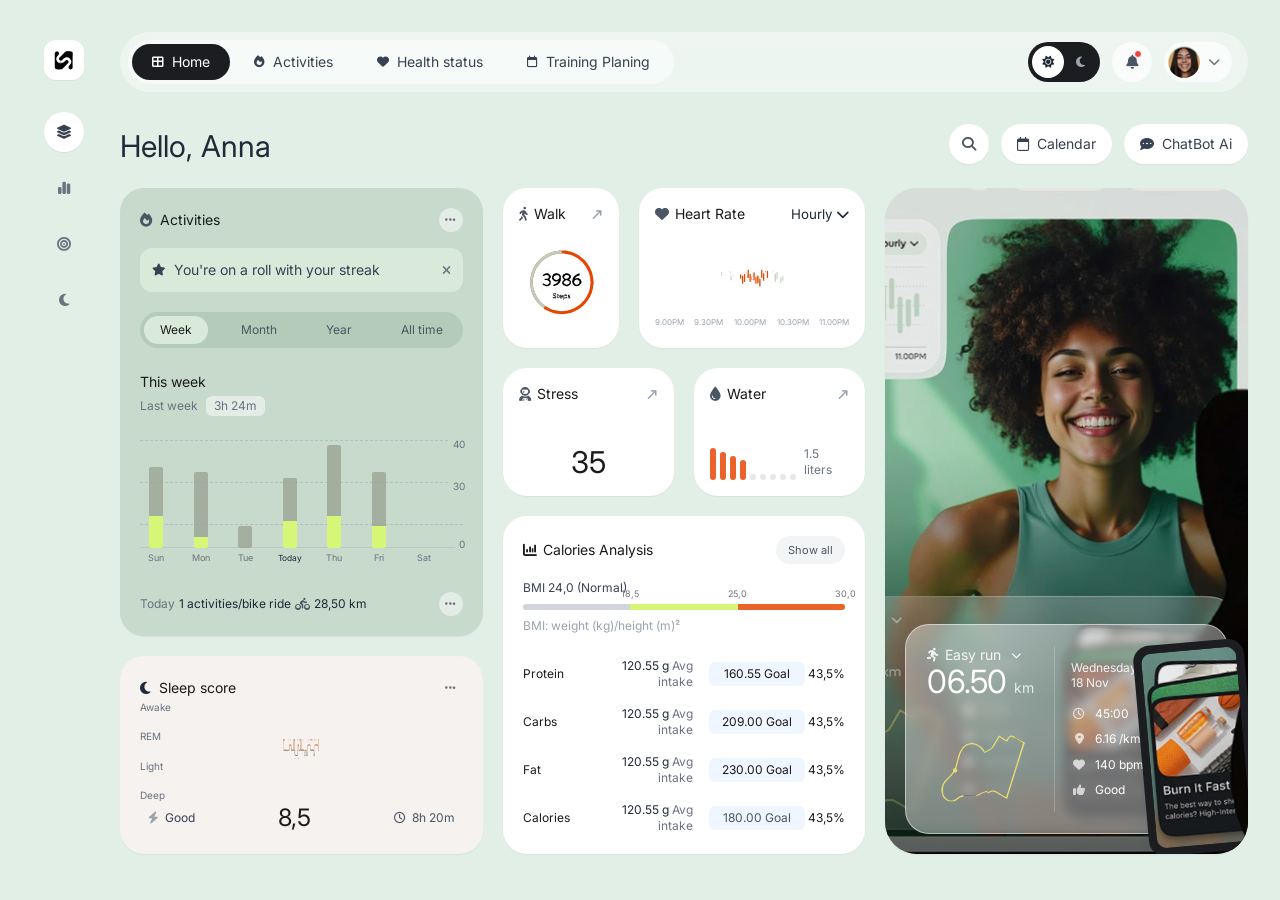
<file: index.html>
<!DOCTYPE html>
<html lang="en">
<head>
  <meta charset="UTF-8" />
  <meta name="viewport" content="width=device-width, initial-scale=1.0" />
  <title>Fitness Dashboard — Hello, Anna</title>
  <link rel="preconnect" href="https://fonts.googleapis.com" />
  <link rel="preconnect" href="https://fonts.gstatic.com" crossorigin />
  <link href="https://fonts.googleapis.com/css2?family=Inter:wght@400;500&display=swap" rel="stylesheet" />
  <link rel="stylesheet" href="https://cdnjs.cloudflare.com/ajax/libs/font-awesome/6.5.2/css/all.min.css" />
  <link rel="stylesheet" href="css/styles.css" />
</head>
<body>
  <div class="app">

    <!-- Sidebar -->
    <aside class="sidebar">
      <div class="logo">
        <img src="assets/images/logo-s.svg" alt="Logo" />
      </div>
      <nav class="side-nav">
        <button class="icon-btn is-active" aria-label="Dashboard"><i class="fas">&#xf5fd;</i></button>
        <button class="icon-btn" aria-label="Analytics"><i class="fas">&#xe473;</i></button>
        <button class="icon-btn" aria-label="Goals"><i class="fas">&#xf140;</i></button>
        <button class="icon-btn" aria-label="Sleep"><i class="fas">&#xf186;</i></button>
      </nav>
    </aside>

    <!-- Main -->
    <main class="main">

      <!-- Top navigation -->
      <header class="topbar">
        <nav class="nav-tabs">
          <button class="tab is-active"><i class="fas">&#xf009;</i><span>Home</span></button>
          <button class="tab"><i class="fas">&#xf06d;</i><span>Activities</span></button>
          <button class="tab"><i class="fas">&#xf004;</i><span>Health status</span></button>
          <button class="tab"><i class="far">&#xf133;</i><span>Training Planing</span></button>
        </nav>
        <div class="top-actions">
          <div class="theme-toggle">
            <button class="toggle-btn is-active" aria-label="Light mode"><i class="fas">&#xf185;</i></button>
            <button class="toggle-btn" aria-label="Dark mode"><i class="fas">&#xf186;</i></button>
          </div>
          <button class="round-btn notif" aria-label="Notifications"><i class="fas">&#xf0f3;</i><span class="dot"></span></button>
          <button class="profile">
            <img class="avatar" src="assets/images/header-user-avatar.png" alt="Anna" />
            <i class="fas chevron">&#xf078;</i>
          </button>
        </div>
      </header>

      <!-- Greeting & actions -->
      <div class="greeting">
        <h1>Hello, Anna</h1>
        <div class="greeting-actions">
          <button class="round-btn solid" aria-label="Search"><i class="fas">&#xf002;</i></button>
          <button class="pill-btn"><i class="far">&#xf133;</i><span>Calendar</span></button>
          <button class="pill-btn"><i class="fas">&#xf4ad;</i><span>ChatBot Ai</span></button>
        </div>
      </div>

      <!-- Dashboard grid -->
      <div class="grid">

        <!-- Left column -->
        <div class="col">
          <section class="card activities">
            <div class="card-head">
              <div class="card-title"><i class="fas">&#xf06d;</i><span>Activities</span></div>
              <button class="more-btn on-tint" aria-label="More options"><i class="fas">&#xf141;</i></button>
            </div>
            <div class="alert-box">
              <div class="alert-left"><i class="fas">&#xf005;</i><span>You're on a roll with your streak</span></div>
              <button class="alert-close" aria-label="Dismiss"><i class="fas">&#xf00d;</i></button>
            </div>
            <div class="seg-tabs">
              <button class="seg is-active">Week</button>
              <button class="seg">Month</button>
              <button class="seg">Year</button>
              <button class="seg">All time</button>
            </div>
            <div class="week-stats">
              <p class="ws-title">This week</p>
              <div class="ws-row"><span class="ws-label">Last week</span><span class="ws-badge">3h 24m</span></div>
            </div>
            <div class="chart">
              <div class="gridline dashed" style="top:0"></div>
              <div class="gridline dashed" style="top:33%"></div>
              <div class="gridline dashed" style="top:66%"></div>
              <div class="gridline solid" style="bottom:20px"></div>
              <span class="y-label" style="top:-6px">40</span>
              <span class="y-label" style="top:28.3%">30</span>
              <span class="y-label" style="bottom:14px">0</span>
              <div class="days">
                <div class="day"><span class="bar gray" style="height:48.6px"></span><span class="bar lime" style="height:32.4px"></span><span class="d-label">Sun</span></div>
                <div class="day"><span class="bar gray" style="height:64.8px"></span><span class="bar lime" style="height:10.8px"></span><span class="d-label">Mon</span></div>
                <div class="day"><span class="bar gray rounded" style="height:21.6px"></span><span class="d-label">Tue</span></div>
                <div class="day"><span class="bar gray" style="height:43.2px"></span><span class="bar lime" style="height:27px"></span><span class="d-label today">Today</span></div>
                <div class="day"><span class="bar gray" style="height:70.2px"></span><span class="bar lime" style="height:32.4px"></span><span class="d-label">Thu</span></div>
                <div class="day"><span class="bar gray" style="height:54px"></span><span class="bar lime" style="height:21.6px"></span><span class="d-label">Fri</span></div>
                <div class="day"><span class="d-label">Sat</span></div>
              </div>
            </div>
            <div class="card-foot">
              <p class="foot-text"><span class="muted">Today </span>1 activities/bike ride <i class="fas bike">&#xf84a;</i> 28,50 km</p>
              <button class="more-btn on-tint" aria-label="More"><i class="fas">&#xf141;</i></button>
            </div>
          </section>

          <section class="card sleep">
            <div class="card-head">
              <div class="card-title"><i class="fas dark-ic">&#xf186;</i><span>Sleep score</span></div>
              <button class="more-btn" aria-label="More options"><i class="fas">&#xf141;</i></button>
            </div>
            <div class="sleep-graph">
              <div class="sleep-stages">
                <span>Awake</span><span>REM</span><span>Light</span><span>Deep</span>
              </div>
              <img src="assets/images/sleep-hypnogram.svg" alt="Sleep hypnogram" />
            </div>
            <div class="sleep-foot">
              <span class="sf-item"><i class="fas">&#xf0e7;</i>Good</span>
              <span class="sf-score">8,5</span>
              <span class="sf-item time"><i class="far">&#xf017;</i>8h 20m</span>
            </div>
          </section>
        </div>

        <!-- Middle column -->
        <div class="col">
          <div class="row row-top">
            <section class="card metric walk">
              <div class="metric-head">
                <div class="card-title sm"><i class="fas">&#xf554;</i><span>Walk</span></div>
                <span class="expand"><i class="fas">&#xf178;</i></span>
              </div>
              <div class="walk-ring">
                <img src="assets/images/walk-progress-ring.svg" alt="3986 steps progress" />
              </div>
            </section>
            <section class="card metric heart">
              <div class="metric-head">
                <div class="card-title sm"><i class="fas">&#xf004;</i><span>Heart Rate</span></div>
                <button class="dropdown">Hourly <i class="fas">&#xf078;</i></button>
              </div>
              <div class="hr-body">
                <div class="hr-chart"><img src="assets/images/heart-rate-chart.svg" alt="Heart rate chart" /></div>
                <div class="hr-times"><span>9.00PM</span><span>9.30PM</span><span>10.00PM</span><span>10.30PM</span><span>11.00PM</span></div>
              </div>
            </section>
          </div>

          <div class="row row-mid">
            <section class="card metric stress">
              <div class="metric-head">
                <div class="card-title sm"><i class="fas">&#xf4fb;</i><span>Stress</span></div>
                <span class="expand"><i class="fas">&#xf178;</i></span>
              </div>
              <p class="big-value">35</p>
            </section>
            <section class="card metric water">
              <div class="metric-head">
                <div class="card-title sm"><i class="fas">&#xf043;</i><span>Water</span></div>
                <span class="expand"><i class="fas">&#xf178;</i></span>
              </div>
              <div class="water-body">
                <div class="water-bars">
                  <span class="wb" style="height:32px"></span>
                  <span class="wb" style="height:28px"></span>
                  <span class="wb" style="height:24px"></span>
                  <span class="wb" style="height:20px"></span>
                  <span class="wb empty"></span><span class="wb empty"></span><span class="wb empty"></span><span class="wb empty"></span><span class="wb empty"></span>
                </div>
                <p class="water-amount">1.5<br />liters</p>
              </div>
            </section>
          </div>

          <section class="card calories">
            <div class="card-head">
              <div class="card-title"><i class="fas">&#xe0e3;</i><span>Calories Analysis</span></div>
              <button class="show-all">Show all</button>
            </div>
            <div class="bmi">
              <p class="bmi-label">BMI 24,0 (Normal)</p>
              <div class="bmi-bar">
                <span class="bmi-seg low"><em>18,5</em></span>
                <span class="bmi-seg mid"><em>25,0</em></span>
                <span class="bmi-seg high"><em>30,0</em></span>
              </div>
              <p class="bmi-formula">BMI: weight (kg)/height (m)&sup2;</p>
            </div>
            <div class="macros">
              <div class="macro-row">
                <span class="m-name">Protein</span>
                <span class="m-avg">120.55 g<span class="muted"> Avg</span><br /><span class="muted">intake</span></span>
                <span class="m-goal">160.55 Goal</span>
                <span class="m-pct">43,5%</span>
              </div>
              <div class="macro-row">
                <span class="m-name">Carbs</span>
                <span class="m-avg">120.55 g<span class="muted"> Avg</span><br /><span class="muted">intake</span></span>
                <span class="m-goal">209.00 Goal</span>
                <span class="m-pct">43,5%</span>
              </div>
              <div class="macro-row">
                <span class="m-name">Fat</span>
                <span class="m-avg">120.55 g<span class="muted"> Avg</span><br /><span class="muted">intake</span></span>
                <span class="m-goal">230.00 Goal</span>
                <span class="m-pct">43,5%</span>
              </div>
              <div class="macro-row">
                <span class="m-name">Calories</span>
                <span class="m-avg">120.55 g<span class="muted"> Avg</span><br /><span class="muted">intake</span></span>
                <span class="m-goal muted">180.00 Goal</span>
                <span class="m-pct">43,5%</span>
              </div>
            </div>
          </section>
        </div>

        <!-- Right column: hero -->
        <div class="col hero">
          <img class="hero-img" src="assets/images/hero-athletic-woman.png" alt="Smiling athletic woman against a green wall" />
          <div class="hero-gradient"></div>
          <div class="hero-content">
            <div class="glass-card">
              <div class="run-left">
                <div class="run-title"><i class="fas">&#xf70c;</i><span>Easy run</span><i class="fas chev">&#xf078;</i></div>
                <p class="run-distance">06.50 <span>km</span></p>
                <div class="run-map"><img src="assets/images/run-route-map.svg" alt="Run route" /></div>
              </div>
              <div class="run-divider"></div>
              <div class="run-right">
                <p class="run-date">Wednesday,<br />18 Nov</p>
                <div class="run-metrics">
                  <span class="rm"><i class="far">&#xf017;</i>45:00</span>
                  <span class="rm"><i class="fas">&#xf3c5;</i>6.16 /km</span>
                  <span class="rm"><i class="fas">&#xf004;</i>140 bpm</span>
                  <span class="rm"><i class="fas">&#xf164;</i>Good</span>
                </div>
              </div>
              <div class="mini-card">
                <img src="assets/images/run-card-thumbnail.png" alt="Burn It Fast workout" />
              </div>
            </div>
          </div>
        </div>

      </div>
    </main>
  </div>
</body>
</html>
</file>
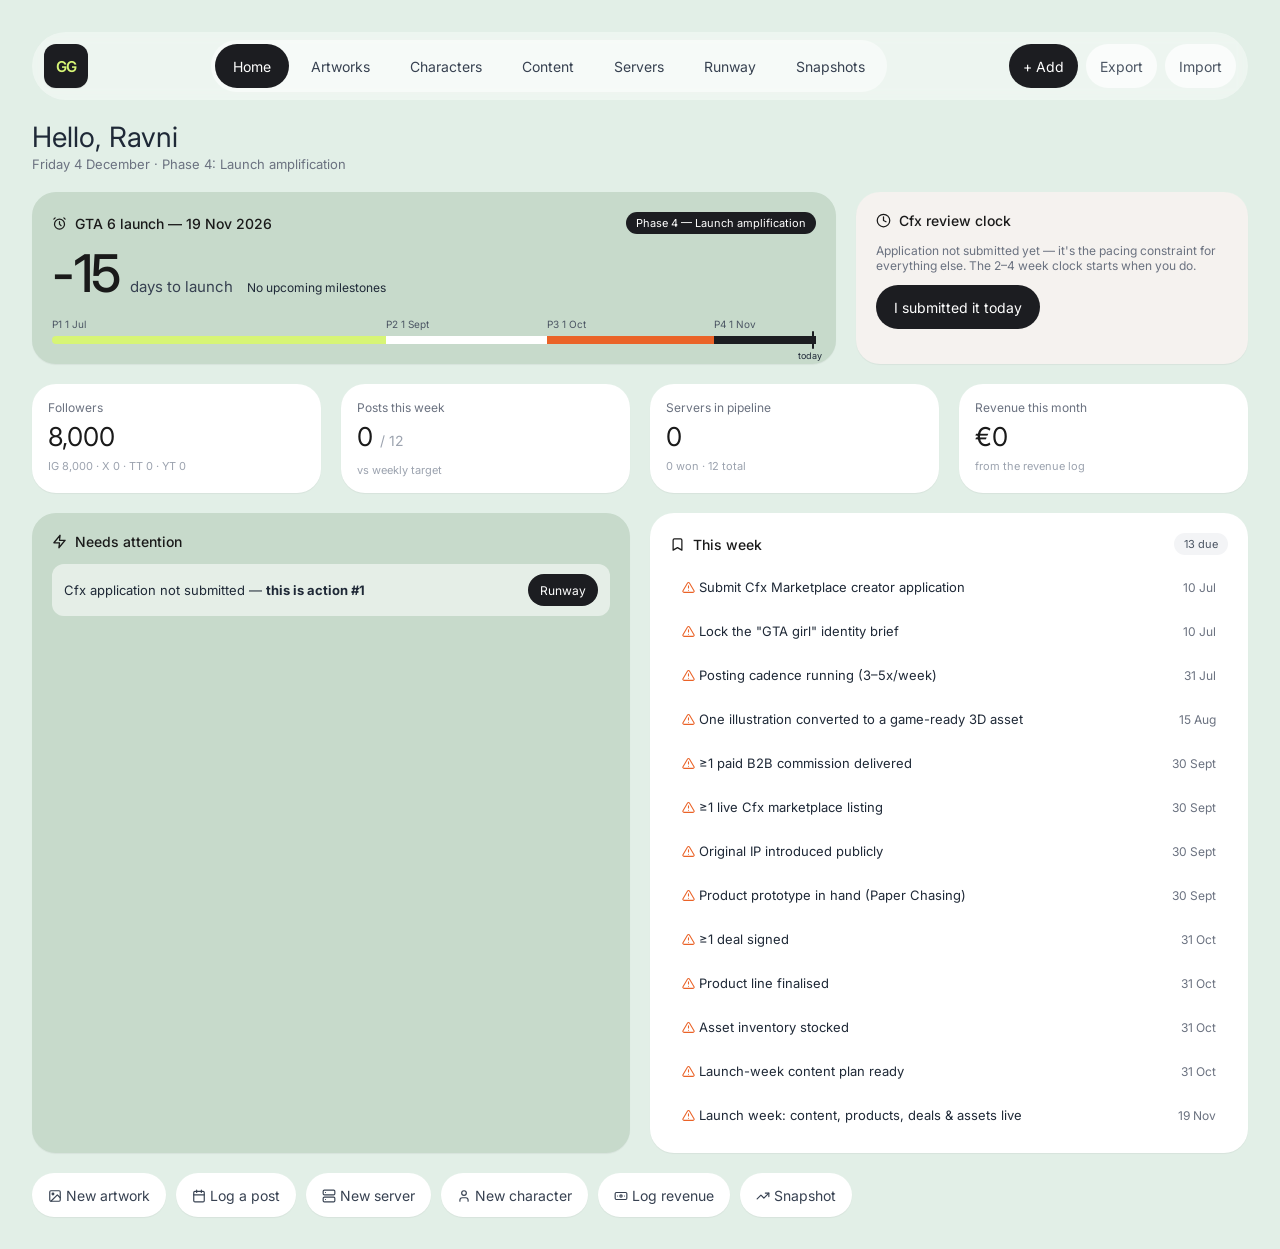
<file: command-centre.html>
<!DOCTYPE html>
<html lang="en">
<head>
<meta charset="UTF-8" />
<meta name="viewport" content="width=device-width, initial-scale=1.0" />
<title>The GTA Girl — Command Centre</title>
<link rel="preconnect" href="https://fonts.googleapis.com" />
<link rel="preconnect" href="https://fonts.gstatic.com" crossorigin />
<link href="https://fonts.googleapis.com/css2?family=Inter:wght@400;500;600&display=swap" rel="stylesheet" />
<style>
/* ============ Tokens (shared with the fitness dashboard design system) ============ */
*, *::before, *::after { box-sizing: border-box; margin: 0; padding: 0; }
:root {
  --container-max: 1280px;
  --bg: #e2efe7;
  --card: #ffffff;
  --tint: #c7dacb;
  --tint-soft: #d9eadb;
  --tint-track: #b5cbb9;
  --cream: #f5f2ef;
  --dark: #1c1d21;
  --lime: #d7f576;
  --orange: #ea6328;
  --olive: #9ca495;
  --red: #ef4444;
  --chip-blue: #eff6ff;
  --text-1: #1a1a1a;
  --text-2: #1f2937;
  --text-3: #374151;
  --text-4: #4b5563;
  --text-muted: #6b7280;
  --text-faint: #9ca3af;
  --shadow-sm: 0 1px 1px rgba(0,0,0,0.05);
  --radius-card: 24px;
}
body {
  font-family: "Inter", -apple-system, sans-serif;
  background: var(--bg);
  color: var(--text-2);
  min-height: 100vh;
  padding: 32px;
  font-size: 14px;
}
button { font-family: inherit; font-size: inherit; border: none; background: none; cursor: pointer; color: inherit; }
input, select, textarea { font-family: inherit; font-size: 14px; color: var(--text-2); border: 1px solid #e5e7eb; border-radius: 10px; padding: 9px 12px; background: #fff; width: 100%; }
textarea { min-height: 64px; resize: vertical; }
a { color: var(--text-3); }

.app { display: flex; gap: 24px; max-width: var(--container-max); margin: 0 auto; }

/* ============ Main / topbar ============ */
.logo { width: 44px; height: 44px; flex-shrink: 0; background: var(--dark); color: var(--lime); border-radius: 12px; box-shadow: var(--shadow-sm); display: flex; align-items: center; justify-content: center; font-weight: 600; font-size: 15px; letter-spacing: -0.5px; margin-left: 4px; }
.main { flex: 1; min-width: 0; display: flex; flex-direction: column; gap: 20px; }
.topbar { display: flex; align-items: center; justify-content: space-between; gap: 8px; padding: 8px; border-radius: 9999px; background: rgba(255,255,255,0.4); backdrop-filter: blur(6px); -webkit-backdrop-filter: blur(6px); flex-wrap: wrap; }
.nav-tabs { display: flex; gap: 4px; padding: 4px; border-radius: 9999px; background: rgba(255,255,255,0.5); flex-wrap: wrap; }
.tab { padding: 10px 18px; border-radius: 9999px; font-size: 14px; color: var(--text-3); white-space: nowrap; min-height: 44px; }
.tab.is-active { background: var(--dark); color: #fff; }
.top-actions { display: flex; align-items: center; gap: 8px; padding-right: 4px; }
.round-btn { min-width: 44px; height: 44px; padding: 0 14px; border-radius: 9999px; background: rgba(255,255,255,0.7); display: flex; align-items: center; justify-content: center; gap: 6px; font-size: 14px; color: var(--text-4); white-space: nowrap; }
.round-btn.dark { background: var(--dark); color: #fff; }

.greeting { display: flex; align-items: flex-end; justify-content: space-between; gap: 12px; flex-wrap: wrap; }
.greeting h1 { font-size: 28px; line-height: 34px; font-weight: 400; color: var(--text-2); }
.greeting .sub { font-size: 13px; color: var(--text-muted); margin-top: 2px; }

/* ============ Cards & shared bits ============ */
.card { background: var(--card); border-radius: var(--radius-card); box-shadow: var(--shadow-sm); padding: 20px; }
.card.tint { background: var(--tint); }
.card.cream { background: var(--cream); }
.card-head { display: flex; align-items: center; justify-content: space-between; gap: 8px; margin-bottom: 14px; }
.card-title { font-size: 14px; font-weight: 500; color: var(--text-1); display: flex; align-items: center; gap: 8px; }
.pill { display: inline-flex; align-items: center; padding: 3px 10px; border-radius: 9999px; font-size: 11px; line-height: 16px; white-space: nowrap; }
.pill.dark { background: var(--dark); color: #fff; }
.pill.lime { background: var(--lime); color: var(--text-1); }
.pill.soft { background: var(--tint-soft); color: var(--text-3); }
.pill.orange { background: var(--orange); color: #fff; }
.pill.grey { background: #f3f4f6; color: var(--text-4); }
.pill.blue { background: var(--chip-blue); color: var(--text-2); }
.pill.red { background: #fee2e2; color: #b91c1c; }
.muted { color: var(--text-muted); }
.small { font-size: 12px; }

/* ============ Home ============ */
.home-grid { display: grid; grid-template-columns: repeat(12, minmax(0,1fr)); gap: 20px; }
.span-12 { grid-column: span 12; } .span-8 { grid-column: span 8; } .span-6 { grid-column: span 6; } .span-4 { grid-column: span 4; } .span-3 { grid-column: span 3; }

.countdown-card { display: flex; flex-direction: column; gap: 14px; }
.count-row { display: flex; align-items: baseline; gap: 14px; flex-wrap: wrap; }
.count-big { font-size: 52px; line-height: 1; letter-spacing: -1.5px; color: var(--text-1); font-weight: 500; }
.count-big span { font-size: 15px; letter-spacing: 0; font-weight: 400; color: var(--text-3); }
.phase-bar { display: flex; height: 8px; border-radius: 9999px; overflow: visible; position: relative; margin-top: 22px; }
.phase-seg { position: relative; height: 100%; }
.phase-seg em { position: absolute; left: 0; top: -18px; font-style: normal; font-size: 10px; color: var(--text-4); white-space: nowrap; }
.phase-seg:first-child { border-radius: 9999px 0 0 9999px; }
.phase-seg:last-child { border-radius: 0 9999px 9999px 0; }
.today-marker { position: absolute; top: -5px; width: 2px; height: 18px; background: var(--dark); border-radius: 2px; }
.today-marker::after { content: "today"; position: absolute; top: 19px; left: -14px; font-size: 9px; color: var(--text-2); }

.kpi-row { display: flex; gap: 20px; }
.kpi { flex: 1; min-width: 0; background: var(--card); border-radius: var(--radius-card); box-shadow: var(--shadow-sm); padding: 16px; display: flex; flex-direction: column; gap: 6px; }
.kpi .k-label { font-size: 12px; color: var(--text-muted); }
.kpi .k-value { font-size: 26px; line-height: 32px; color: var(--text-1); }
.kpi .k-sub { font-size: 11px; color: var(--text-faint); }

.attn-list, .week-list { display: flex; flex-direction: column; gap: 8px; }
.attn-item { display: flex; align-items: center; justify-content: space-between; gap: 10px; background: rgba(255,255,255,0.55); border-radius: 12px; padding: 10px 12px; font-size: 13px; }
.attn-item .go { min-height: 32px; padding: 4px 12px; border-radius: 9999px; background: var(--dark); color: #fff; font-size: 12px; flex-shrink: 0; }
.attn-item.hot { background: var(--lime); }
.empty-note { font-size: 13px; color: var(--text-muted); padding: 6px 2px; }

.quick-row { display: flex; gap: 10px; flex-wrap: wrap; }
.quick-btn { min-height: 44px; padding: 10px 16px; border-radius: 9999px; background: var(--card); box-shadow: var(--shadow-sm); font-size: 14px; color: var(--text-3); }
.quick-btn:hover { background: var(--tint-soft); }

/* ============ Boards ============ */
.board { display: flex; gap: 14px; overflow-x: auto; padding-bottom: 8px; align-items: flex-start; }
.bcol { flex: 1; min-width: 200px; background: rgba(255,255,255,0.45); border-radius: 18px; padding: 10px; }
.bcol h3 { font-size: 12px; font-weight: 500; color: var(--text-4); padding: 4px 6px 10px; display: flex; justify-content: space-between; }
.bcol h3 .cnt { color: var(--text-faint); }
.bcard { background: var(--card); border-radius: 14px; box-shadow: var(--shadow-sm); padding: 12px; margin-bottom: 10px; cursor: pointer; }
.bcard .t { font-size: 13px; font-weight: 500; color: var(--text-1); margin-bottom: 6px; }
.bcard .m { display: flex; align-items: center; gap: 6px; flex-wrap: wrap; }
.bcard .days { font-size: 11px; color: var(--text-faint); }
.bcard .thumb { width: 100%; height: 64px; border-radius: 10px; background: var(--tint-soft); display: flex; align-items: center; justify-content: center; font-size: 24px; margin-bottom: 8px; overflow: hidden; }
.bcard .thumb img { width: 100%; height: 100%; object-fit: cover; }
.bcard-foot { display: flex; justify-content: space-between; align-items: center; margin-top: 8px; }
.adv { min-width: 44px; min-height: 32px; padding: 4px 12px; border-radius: 9999px; background: var(--tint-soft); color: var(--text-2); font-size: 12px; font-weight: 500; }
.adv:hover { background: var(--lime); }

/* ============ Tables ============ */
.tablewrap { background: var(--card); border-radius: var(--radius-card); box-shadow: var(--shadow-sm); overflow: auto; }
table { border-collapse: collapse; width: 100%; min-width: 760px; }
th, td { text-align: left; padding: 10px 14px; border-bottom: 1px solid #f0f2f0; vertical-align: top; font-size: 13px; }
th { font-size: 11px; text-transform: uppercase; letter-spacing: 0.04em; color: var(--text-muted); font-weight: 500; position: sticky; top: 0; background: var(--card); }
tr:last-child td { border-bottom: none; }
td select { width: auto; padding: 6px 8px; font-size: 12px; border-radius: 8px; }
.rowlink { font-weight: 500; color: var(--text-1); cursor: pointer; }

.toolbar { display: flex; gap: 10px; flex-wrap: wrap; align-items: center; }
.toolbar input[type=text] { flex: 1; min-width: 160px; border-radius: 9999px; }
.toolbar select { width: auto; border-radius: 9999px; }
.seg-toggle { display: flex; padding: 4px; border-radius: 9999px; background: rgba(255,255,255,0.5); }
.seg-toggle button { padding: 8px 16px; border-radius: 9999px; font-size: 13px; color: var(--text-4); min-height: 40px; }
.seg-toggle button.on { background: var(--dark); color: #fff; }

/* ============ Gallery (characters) ============ */
.gallery { display: grid; grid-template-columns: repeat(auto-fill, minmax(210px,1fr)); gap: 16px; }
.gcard { background: var(--card); border-radius: 18px; box-shadow: var(--shadow-sm); padding: 14px; cursor: pointer; }
.gcard .portrait { height: 120px; border-radius: 12px; background: var(--tint); display: flex; align-items: center; justify-content: center; font-size: 40px; margin-bottom: 10px; overflow: hidden; }
.gcard .portrait img { width: 100%; height: 100%; object-fit: cover; }
.gcard h4 { font-size: 14px; font-weight: 500; color: var(--text-1); margin-bottom: 4px; }
.gcard p { font-size: 12px; color: var(--text-muted); margin-bottom: 8px; }

/* ============ Calendar ============ */
.cal-head { display: flex; align-items: center; justify-content: space-between; margin-bottom: 12px; }
.cal-grid { display: grid; grid-template-columns: repeat(7,1fr); gap: 6px; }
.cal-grid .dow { font-size: 10px; text-transform: uppercase; color: var(--text-faint); padding: 2px 6px; }
.cal-cell { min-height: 74px; background: rgba(255,255,255,0.55); border-radius: 10px; padding: 6px; font-size: 11px; }
.cal-cell.other { opacity: 0.35; }
.cal-cell .dnum { color: var(--text-muted); margin-bottom: 4px; }
.cal-cell.today .dnum { background: var(--dark); color: #fff; border-radius: 9999px; width: 18px; height: 18px; display: inline-flex; align-items: center; justify-content: center; }
.cal-item { background: var(--tint-soft); border-radius: 6px; padding: 2px 5px; margin-bottom: 3px; cursor: pointer; overflow: hidden; white-space: nowrap; text-overflow: ellipsis; }
.cal-item.posted { background: var(--lime); }

/* ============ Runway ============ */
.phase-card { margin-bottom: 16px; }
.phase-card .ph-top { display: flex; align-items: center; justify-content: space-between; gap: 10px; flex-wrap: wrap; margin-bottom: 10px; }
.ms-row { display: flex; align-items: center; gap: 10px; padding: 8px 0; border-bottom: 1px solid rgba(0,0,0,0.04); }
.ms-row:last-child { border-bottom: none; }
.ms-check { width: 22px; height: 22px; border-radius: 7px; border: 1.5px solid var(--olive); background: #fff; flex-shrink: 0; cursor: pointer; display: flex; align-items: center; justify-content: center; font-size: 13px; padding: 0; }
.ms-check.done { background: var(--lime); border-color: var(--lime); }
.ms-row .due { margin-left: auto; font-size: 11px; color: var(--text-faint); white-space: nowrap; }
.ms-row .due.overdue { color: var(--orange); font-weight: 500; }
.progress { height: 6px; border-radius: 9999px; background: #f3f4f6; overflow: hidden; flex: 1; max-width: 180px; }
.progress i { display: block; height: 100%; background: var(--lime); border-radius: 9999px; }

/* ============ Modal / toast ============ */
.overlay { position: fixed; inset: 0; background: rgba(28,29,33,0.45); display: none; align-items: flex-start; justify-content: center; padding: 30px 16px; overflow: auto; z-index: 40; }
.overlay.open { display: flex; }
.modal { background: #fff; border-radius: 20px; width: 100%; max-width: 620px; padding: 24px; }
.modal h2 { font-size: 17px; font-weight: 500; margin-bottom: 16px; color: var(--text-1); }
.grid2 { display: grid; grid-template-columns: 1fr 1fr; gap: 12px; }
.field { display: flex; flex-direction: column; gap: 5px; }
.field.full { grid-column: 1 / -1; }
.field label { font-size: 11px; text-transform: uppercase; letter-spacing: 0.04em; color: var(--text-muted); }
.modal-actions { display: flex; justify-content: space-between; align-items: center; margin-top: 20px; gap: 8px; }
.modal-actions .right { display: flex; gap: 8px; margin-left: auto; }
.btn { min-height: 44px; padding: 10px 18px; border-radius: 9999px; font-size: 14px; }
.btn.primary { background: var(--dark); color: #fff; }
.btn.ghost { background: #f3f4f6; color: var(--text-3); }
.btn.danger { background: #fee2e2; color: #b91c1c; }
.linked { margin-top: 14px; border-top: 1px solid #f0f2f0; padding-top: 12px; }
.linked h5 { font-size: 11px; text-transform: uppercase; color: var(--text-muted); margin-bottom: 8px; }
.linked .lk { display: inline-block; background: var(--tint-soft); border-radius: 9999px; padding: 4px 12px; margin: 0 6px 6px 0; font-size: 12px; cursor: pointer; }

#toast { position: fixed; left: 50%; bottom: 26px; transform: translateX(-50%); background: var(--dark); color: #fff; border-radius: 9999px; padding: 12px 20px; font-size: 13px; display: none; align-items: center; gap: 14px; z-index: 60; box-shadow: 0 10px 15px -3px rgba(0,0,0,0.2); max-width: calc(100vw - 32px); }
#toast.show { display: flex; }
#toast button { color: var(--lime); font-weight: 600; min-height: 32px; }

.checklist li { list-style: none; display: flex; gap: 10px; padding: 7px 0; font-size: 13px; color: var(--text-3); }
.checklist li b { color: var(--text-1); font-weight: 600; }
.checklist .num { width: 22px; height: 22px; border-radius: 9999px; background: var(--lime); color: var(--text-1); font-size: 11px; font-weight: 600; display: flex; align-items: center; justify-content: center; flex-shrink: 0; }

.view { display: none; flex-direction: column; gap: 20px; }
.view.on { display: flex; }

/* ============ Icons ============ */
svg.ic { flex-shrink: 0; vertical-align: -0.18em; display: inline-block; }

/* ============ Character detail page ============ */
.back-btn { display: inline-flex; align-items: center; gap: 6px; font-size: 13px; color: var(--text-4); min-height: 44px; padding: 0 4px; }
.back-btn:hover { color: var(--text-1); }
.char-hero { display: flex; gap: 20px; align-items: center; flex-wrap: wrap; }
.char-hero .portrait-lg { width: 96px; height: 96px; border-radius: 18px; background: var(--tint-soft); color: var(--olive); display: flex; align-items: center; justify-content: center; overflow: hidden; flex-shrink: 0; }
.char-hero .portrait-lg img { width: 100%; height: 100%; object-fit: cover; }
.char-hero h2 { font-size: 24px; line-height: 30px; font-weight: 500; color: var(--text-1); }
.char-hero .idline { font-size: 13px; color: var(--text-3); margin: 3px 0 8px; }
.char-hero .actions { margin-left: auto; display: flex; gap: 8px; flex-wrap: wrap; }
.steps { display: flex; overflow-x: auto; padding: 4px 0; }
.step { flex: 1; min-width: 78px; display: flex; flex-direction: column; align-items: center; gap: 7px; position: relative; text-align: center; }
.step::before { content: ""; position: absolute; top: 14px; left: -50%; width: 100%; height: 2px; background: #e5e7eb; }
.step:first-child::before { display: none; }
.step.done::before, .step.current::before { background: var(--lime); }
.s-dot { width: 28px; height: 28px; border-radius: 9999px; background: #f3f4f6; color: var(--text-muted); display: flex; align-items: center; justify-content: center; font-size: 12px; font-weight: 600; position: relative; z-index: 1; }
.step.done .s-dot { background: var(--lime); color: var(--text-1); }
.step.current .s-dot { background: var(--dark); color: #fff; }
.s-label { font-size: 10px; line-height: 13px; color: var(--text-muted); max-width: 86px; }
.step.current .s-label { color: var(--text-1); font-weight: 500; }
.fact-list { display: flex; flex-direction: column; gap: 12px; }
.fact { display: flex; flex-direction: column; gap: 3px; }
.fact label { font-size: 11px; text-transform: uppercase; letter-spacing: 0.04em; color: var(--text-muted); }
.fact div { font-size: 13px; color: var(--text-2); white-space: pre-wrap; }
.fact div.empty { color: var(--text-faint); font-style: italic; }
.mini-grid { display: grid; grid-template-columns: repeat(auto-fill, minmax(140px, 1fr)); gap: 10px; }
.mini-art { background: #fafbfa; border: 1px solid #f0f2f0; border-radius: 12px; padding: 10px; cursor: pointer; }
.mini-art:hover { background: var(--tint-soft); }
.mini-art .t { font-size: 12px; font-weight: 500; color: var(--text-1); margin: 6px 0 4px; }
.mini-art .thumb-sm { height: 52px; border-radius: 8px; background: var(--tint-soft); display: flex; align-items: center; justify-content: center; color: var(--olive); overflow: hidden; }
.mini-art .thumb-sm img { width: 100%; height: 100%; object-fit: cover; }
.content-line { display: flex; align-items: center; justify-content: space-between; gap: 8px; padding: 8px 0; border-bottom: 1px solid rgba(0,0,0,0.04); font-size: 13px; cursor: pointer; }
.content-line:last-child { border-bottom: none; }
.content-line:hover .t { text-decoration: underline; }

/* ============ Server table extras ============ */
.avatar-tile { width: 34px; height: 34px; border-radius: 10px; background: var(--tint-soft); color: var(--text-2); font-size: 12px; font-weight: 600; display: inline-flex; align-items: center; justify-content: center; flex-shrink: 0; }
.srv-cell { display: flex; gap: 10px; align-items: center; }
.linkchips { display: flex; gap: 4px; flex-wrap: wrap; }
.lchip { width: 28px; height: 28px; border-radius: 9999px; background: #f3f4f6; display: inline-flex; align-items: center; justify-content: center; color: var(--text-4); text-decoration: none; }
a.lchip:hover { background: var(--tint-soft); color: var(--text-1); }
.lchip.verify { width: auto; padding: 0 9px; background: #fff7ed; color: #b45309; font-size: 10px; font-style: italic; }
.iconbtn-sm { width: 32px; height: 32px; border-radius: 9999px; display: inline-flex; align-items: center; justify-content: center; color: var(--text-faint); }
.iconbtn-sm:hover { background: #f3f4f6; color: var(--text-2); }
.due-line { font-size: 11px; color: var(--text-faint); margin-top: 3px; }
.due-line.overdue { color: var(--orange); font-weight: 500; }
.stage-days { font-size: 11px; color: var(--text-faint); margin-top: 4px; }
tbody tr:hover td { background: #fafbfa; }

/* ============ Responsive ============ */
@media (max-width: 1119px) {
  .home-grid .span-8, .home-grid .span-6, .home-grid .span-4, .home-grid .span-3 { grid-column: span 12; }
  .kpi-row { flex-wrap: wrap; }
  .kpi { min-width: 150px; flex: 1 1 40%; }
}
@media (max-width: 767px) {
  body { padding: 14px; }
  .count-big { font-size: 40px; }
  .board { gap: 10px; }
  .bcol { min-width: 180px; }
  .cal-cell { min-height: 54px; }
  .modal { padding: 18px; }
  .grid2 { grid-template-columns: 1fr; }
  /* touch targets ≥44px on phones (brief §11 a11y) */
  .adv { min-height: 44px; padding: 8px 16px; }
  .ms-check { width: 44px; height: 44px; border-radius: 12px; }
  .attn-item .go { min-height: 44px; }
}
</style>
</head>
<body>
<div class="app">
  <main class="main">
    <header class="topbar">
      <div class="logo">GG</div>
      <nav class="nav-tabs" id="navTabs"></nav>
      <div class="top-actions">
        <button class="round-btn dark" onclick="openQuickAdd()">+ Add</button>
        <button class="round-btn" onclick="exportJSON()" title="Export all data as JSON">Export</button>
        <button class="round-btn" onclick="document.getElementById('importFile').click()" title="Import JSON">Import</button>
        <input type="file" id="importFile" accept=".json" style="display:none" onchange="importJSON(this)" />
      </div>
    </header>

    <div class="greeting">
      <div>
        <h1 id="greetTitle">Hello, Ravni</h1>
        <div class="sub" id="greetSub"></div>
      </div>
    </div>

    <!-- HOME -->
    <section class="view" id="view-home">
      <div class="home-grid">
        <div class="card tint countdown-card span-8">
          <div class="card-head" style="margin-bottom:0">
            <div class="card-title"><i data-ic="timer"></i> GTA 6 launch — 19 Nov 2026</div>
            <span class="pill dark" id="phasePill"></span>
          </div>
          <div class="count-row">
            <div class="count-big" id="daysLeft"></div>
            <div class="small" id="nextMilestone"></div>
          </div>
          <div class="phase-bar" id="phaseBar"></div>
        </div>
        <div class="card cream span-4">
          <div class="card-head"><div class="card-title"><i data-ic="clock"></i> Cfx review clock</div></div>
          <div id="cfxClock"></div>
        </div>

        <div class="span-12 kpi-row" id="kpiRow"></div>

        <div class="card tint span-6">
          <div class="card-head"><div class="card-title"><i data-ic="zap"></i> Needs attention</div></div>
          <div class="attn-list" id="attnList"></div>
        </div>
        <div class="card span-6">
          <div class="card-head"><div class="card-title"><i data-ic="pin"></i> This week</div><span class="pill grey" id="weekCount"></span></div>
          <div class="week-list" id="weekList"></div>
        </div>

        <div class="span-12">
          <div class="quick-row" id="quickRow"></div>
        </div>
      </div>
    </section>

    <!-- ARTWORKS -->
    <section class="view" id="view-artworks">
      <div class="toolbar">
        <input type="text" id="artSearch" placeholder="Search artworks…" oninput="render()" />
        <select id="artType" onchange="render()">
          <option value="">All types</option>
          <option>canon reimagining</option><option>original character</option><option>other</option>
        </select>
        <button class="quick-btn" onclick="openForm('artwork')">+ Artwork</button>
      </div>
      <div class="board" id="artBoard"></div>
    </section>

    <!-- CHARACTERS -->
    <section class="view" id="view-characters">
      <div class="toolbar">
        <span class="small muted">Rayet IP only — canon subjects live in Artworks.</span>
        <span style="flex:1"></span>
        <button class="quick-btn" onclick="openForm('character')">+ Character</button>
      </div>
      <div class="gallery" id="charGallery"></div>
    </section>

    <!-- CHARACTER DETAIL -->
    <section class="view" id="view-character"></section>

    <!-- CONTENT -->
    <section class="view" id="view-content">
      <div class="toolbar">
        <div class="seg-toggle">
          <button id="cvBoard" class="on" onclick="setContentView('board')">Board</button>
          <button id="cvCal" onclick="setContentView('calendar')">Calendar</button>
        </div>
        <select id="contentPlatform" onchange="render()">
          <option value="">All platforms</option>
          <option>Instagram</option><option>YouTube Shorts</option><option>TikTok</option><option>X</option>
        </select>
        <span style="flex:1"></span>
        <button class="quick-btn" onclick="openForm('content')">+ Post</button>
      </div>
      <div class="board" id="contentBoard"></div>
      <div class="card" id="contentCal" style="display:none">
        <div class="cal-head">
          <button class="quick-btn" onclick="calShift(-1)">‹</button>
          <div class="card-title" id="calTitle"></div>
          <button class="quick-btn" onclick="calShift(1)">›</button>
        </div>
        <div class="cal-grid" id="calGrid"></div>
      </div>
    </section>

    <!-- SERVERS -->
    <section class="view" id="view-servers">
      <div class="toolbar">
        <div class="seg-toggle">
          <button id="svBoard" onclick="setServerView('board')">Board</button>
          <button id="svTable" class="on" onclick="setServerView('table')">Table</button>
        </div>
        <input type="text" id="srvSearch" placeholder="Search servers, people…" oninput="render()" />
        <select id="srvPriority" onchange="render()">
          <option value="">All priorities</option>
          <option>High</option><option>Med-High</option><option>Medium</option><option>Low-Med</option><option>Low</option>
        </select>
        <button class="quick-btn" onclick="openForm('server')">+ Server</button>
      </div>
      <div class="board" id="srvBoard" style="display:none"></div>
      <div class="tablewrap" id="srvTableWrap">
        <table>
          <thead><tr><th>Server</th><th>Priority</th><th>Approach</th><th>Links</th><th>Stage</th><th>Next action</th><th></th></tr></thead>
          <tbody id="srvTbody"></tbody>
        </table>
      </div>
    </section>

    <!-- RUNWAY -->
    <section class="view" id="view-runway">
      <div id="runwayPhases"></div>
    </section>

    <!-- SNAPSHOTS -->
    <section class="view" id="view-snapshots">
      <div class="home-grid">
        <div class="card span-6">
          <div class="card-head">
            <div class="card-title"><i data-ic="chart"></i> Weekly snapshots</div>
            <button class="quick-btn" onclick="openForm('snapshot')">+ Snapshot</button>
          </div>
          <div class="tablewrap" style="box-shadow:none">
            <table style="min-width:0">
              <thead><tr><th>Date</th><th>IG</th><th>X</th><th>TikTok</th><th>YT</th><th>Rev MTD</th></tr></thead>
              <tbody id="snapTbody"></tbody>
            </table>
          </div>
        </div>
        <div class="card span-6">
          <div class="card-head">
            <div class="card-title"><i data-ic="banknote"></i> Revenue log</div>
            <button class="quick-btn" onclick="openForm('revenue')">+ Revenue</button>
          </div>
          <div class="tablewrap" style="box-shadow:none">
            <table style="min-width:0">
              <thead><tr><th>Date</th><th>Source</th><th>What</th><th style="text-align:right">Amount</th></tr></thead>
              <tbody id="revTbody"></tbody>
            </table>
          </div>
        </div>
        <div class="card cream span-12">
          <div class="card-head"><div class="card-title"><i data-ic="sliders"></i> Settings</div></div>
          <div class="grid2" style="max-width:560px">
            <div class="field"><label>Posts / week target</label><input type="number" id="setTarget" onchange="saveSetting('postTarget', +this.value)" /></div>
            <div class="field"><label>Cfx application submitted on</label><input type="date" id="setCfx" onchange="saveSetting('cfxSubmitted', this.value || null)" /></div>
          </div>
        </div>
      </div>
    </section>
  </main>
</div>

<div class="overlay" id="overlay"><div class="modal" id="modalBox"></div></div>
<div id="toast"><span id="toastMsg"></span><button id="toastUndo" onclick="undo()">Undo</button></div>

<script>
/* ================= Icons (inline SVG, Lucide-style strokes) ================= */
const ICONS = {
  home: '<path d="m3 9 9-7 9 7v11a2 2 0 0 1-2 2H5a2 2 0 0 1-2-2z"/><path d="M9 22V12h6v10"/>',
  image: '<rect x="3" y="3" width="18" height="18" rx="2"/><circle cx="8.5" cy="8.5" r="1.5"/><path d="m21 15-5-5L5 21"/>',
  user: '<path d="M19 21v-2a4 4 0 0 0-4-4H9a4 4 0 0 0-4 4v2"/><circle cx="12" cy="7" r="4"/>',
  calendar: '<rect x="3" y="4" width="18" height="18" rx="2"/><path d="M16 2v4M8 2v4M3 10h18"/>',
  server: '<rect x="2" y="2" width="20" height="8" rx="2"/><rect x="2" y="14" width="20" height="8" rx="2"/><path d="M6 6h.01M6 18h.01"/>',
  flag: '<path d="M4 15s1-1 4-1 5 2 8 2 4-1 4-1V3s-1 1-4 1-5-2-8-2-4 1-4 1z"/><path d="M4 22v-7"/>',
  chart: '<path d="m22 7-8.5 8.5-5-5L2 17"/><path d="M16 7h6v6"/>',
  zap: '<path d="M13 2 3 14h9l-1 8 10-12h-9z"/>',
  clock: '<circle cx="12" cy="12" r="10"/><path d="M12 6v6l4 2"/>',
  timer: '<circle cx="12" cy="13" r="8"/><path d="M12 9v4l2.5 2.5"/><path d="M5 3 3 5M19 3l2 2"/>',
  pin: '<path d="m19 21-7-4-7 4V5a2 2 0 0 1 2-2h10a2 2 0 0 1 2 2z"/>',
  banknote: '<rect x="2" y="6" width="20" height="12" rx="2"/><circle cx="12" cy="12" r="2"/><path d="M6 12h.01M18 12h.01"/>',
  flame: '<path d="M8.5 14.5A2.5 2.5 0 0 0 11 12c0-1.38-.5-2-1-3-1.072-2.143-.224-4.054 2-6 .5 2.5 2 4.9 4 6.5 2 1.6 3 3.5 3 5.5a7 7 0 1 1-14 0c0-1.153.433-2.294 1-3a2.5 2.5 0 0 0 2.5 2.5z"/>',
  star: '<path d="m12 3 2.1 6.5H21l-5.4 3.9 2 6.6-5.6-4-5.6 4 2-6.6L3 9.5h6.9z"/>',
  globe: '<circle cx="12" cy="12" r="10"/><path d="M2 12h20M12 2a15.3 15.3 0 0 1 0 20 15.3 15.3 0 0 1 0-20z"/>',
  chat: '<path d="M21 11.5a8.38 8.38 0 0 1-8.5 8.5 8.5 8.5 0 0 1-3.8-.9L3 21l1.9-5.7a8.38 8.38 0 0 1-.9-3.8 8.5 8.5 0 0 1 8.5-8.5 8.38 8.38 0 0 1 8.5 8.5z"/>',
  instagram: '<rect x="2" y="2" width="20" height="20" rx="5"/><circle cx="12" cy="12" r="4"/><path d="M17.5 6.5h.01"/>',
  xlogo: '<path d="m4 4 16 16M20 4 4 20"/>',
  sliders: '<path d="M21 4h-7M10 4H3M21 12h-9M8 12H3M21 20h-5M12 20H3M14 2v4M8 10v4M16 18v4"/>',
  alert: '<path d="M10.29 3.86 1.82 18a2 2 0 0 0 1.71 3h16.94a2 2 0 0 0 1.71-3L13.71 3.86a2 2 0 0 0-3.42 0z"/><path d="M12 9v4M12 17h.01"/>',
  pencil: '<path d="M17 3a2.85 2.85 0 1 1 4 4L7.5 20.5 2 22l1.5-5.5z"/>',
};
function ic(name, size = 15) {
  return `<svg class="ic" width="${size}" height="${size}" viewBox="0 0 24 24" fill="none" stroke="currentColor" stroke-width="2" stroke-linecap="round" stroke-linejoin="round" aria-hidden="true">${ICONS[name] || ''}</svg>`;
}
document.querySelectorAll('i[data-ic]').forEach(el => { el.outerHTML = ic(el.dataset.ic, 15); });

/* ================= Constants ================= */
const KEY = 'gta_girl_cc_v1';
const TODAY = () => new Date().toISOString().slice(0, 10);
const LAUNCH = '2026-11-19';
const STUCK_DAYS = 7;

const STAGES = {
  artwork:   ['idea', 'sketching', 'in progress', 'finished'],
  character: ['concept', 'revealed', 'audience-validated', 'named/introduced', '3D model', 'playable', 'merch'],
  content:   ['idea', 'drafted', 'scheduled', 'posted'],
  server:    ['not started', 'researching', 'warming up', 'contacted', 'in talks', 'won', 'passed'],
};
const PLATFORMS = ['Instagram', 'YouTube Shorts', 'TikTok', 'X'];
const FORMATS = ['WIP','Timelapse/Speedpaint','Reveal/Final','Before-After','Detail crop','Talking-head/Story','Tutorial/Tip','Drop/Launch','Meme/Trend','Reaction/Duet','Poll/Question','Other'];
const VERDICTS = ['', 'works', 'mixed', 'flops', 'too early'];
const REV_SOURCES = ['commission','asset sale','Shorts','merch','giveaway','other'];

/* One artwork → many posts (Content-Strategy_v1) */
const SPAWN_STUBS = [
  ['Concept tease', 'WIP'], ['Work-in-progress still', 'WIP'], ['Process timelapse', 'Timelapse/Speedpaint'],
  ['Detail crop', 'Detail crop'], ['The reveal', 'Reveal/Final'], ['Before/after', 'Before-After'],
  ['The "why"', 'Talking-head/Story'], ['The 3D turn', 'Timelapse/Speedpaint'], ['In-context mockup', 'Reveal/Final'],
  ['Reaction / engagement', 'Reaction/Duet'], ['The remix / variant', 'Reveal/Final'], ['The lesson', 'Tutorial/Tip'],
];

/* Origin-story beats (Virality-and-Narrative-Playbook_v1) */
const ORIGIN_BEATS = [
  ['Gratitude hook', '"You’re all here because of this art. Thank you, this is wild."'],
  ['The intro', '"Let me introduce myself. This is the actual girl."'],
  ['The garage', 'Physically go get the original childhood drawing.'],
  ['The sketchbook', 'The old "cheat book" — proof it goes back.'],
  ['The Vice City clip', '"This was the girl. I was obsessed with her."'],
  ['The why', '"She shaped my whole style."'],
  ['The arc', '"I went to uni for this. My whole career is this."'],
  ['The now', '"GTA 6 is coming and I’m so excited. Who else is?"'],
];

const PHASES = [
  { n: 1, name: 'Foundation & proof', from: '2026-07-01', to: '2026-08-31', color: '#d7f576' },
  { n: 2, name: 'Build & outreach',   from: '2026-09-01', to: '2026-09-30', color: '#ffffff' },
  { n: 3, name: 'Lock deals & stock up', from: '2026-10-01', to: '2026-10-31', color: '#ea6328' },
  { n: 4, name: 'Launch amplification', from: '2026-11-01', to: '2026-11-19', color: '#1c1d21' },
];

/* Touchpoints from the original Server-CRM (restored — dropped in the first migration) */
const TOUCHPOINTS = {
  'NoPixel': { website: 'nopixel.net', x: '@itskoil', instagram: '', discord: 'Yes (large)' },
  'Grizzley World RP': { website: 'grizzleyworld.com', x: '@TeeGrizzley', instagram: '@grizzleyganggaming', discord: 'Yes' },
  'Living Legends RP': { website: 'livinglegendsrp.com', x: 'verify', instagram: 'verify', discord: 'Yes' },
  'Prodigy RP': { website: 'prodigyrp.net', x: 'verify', instagram: 'verify', discord: 'Yes' },
  'New Day RP': { website: 'newdayrp.com', x: '@NewDayRolePlay', instagram: 'verify', discord: 'Yes' },
  'ONX RP': { website: 'verify', x: 'verify', instagram: 'verify', discord: 'Yes' },
  'Lucid City RP': { website: 'lucidcityrp.com', x: '@OfficialLucidRP', instagram: 'linktr.ee/lucidcity.rp', discord: 'discord.gg/lucidcity' },
  'Ignite RP': { website: 'verify', x: 'verify', instagram: 'verify', discord: 'Yes' },
  'CityLife RP': { website: 'verify', x: 'verify', instagram: 'verify', discord: 'Yes' },
  'Drill UK RP': { website: 'verify', x: 'verify', instagram: 'verify', discord: 'Yes' },
  'Eclipse RP': { website: 'verify', x: 'verify', instagram: 'verify', discord: 'Yes' },
  'GTA World': { website: 'verify', x: 'verify', instagram: 'verify', discord: 'Yes' },
};

/* ================= Seed data ================= */
function uid() { return Math.random().toString(36).slice(2, 9); }
function rec(extra) { return Object.assign({ id: uid(), created: TODAY(), updated: TODAY(), stageAt: TODAY(), notes: '' }, extra); }

function seed() {
  const s = { artworks: [], characters: [], content: [], servers: [], milestones: [], snapshots: [], revenue: [],
    settings: { postTarget: 12, cfxSubmitted: null }, contentView: 'board', serverView: 'table' };

  s.characters.push(rec({ name: 'Sadie', identity: 'The first named balaclava girl', pose: 'TBD — give her the signature move', backstory: '', signal: 'weak', status: 'concept' }));

  [
    ['GTA 6 cover girl', 'canon reimagining', 'GTA 6 — green crop top / "Vice Baby" 305 girl', 'in progress'],
    ['Lucia Caminos', 'canon reimagining', 'GTA 6 female lead — sunset Vice City key art', 'idea'],
    ['Jason Duval', 'canon reimagining', 'GTA 6 male lead', 'idea'],
    ['Lucia + Jason lounge scene', 'canon reimagining', 'The Bonnie-and-Clyde couple, relaxed', 'idea'],
    ['Pool / "Miami Bachelor" scene', 'canon reimagining', 'Vice City girls around a pool', 'idea'],
    ['Misty (GTA III)', 'canon reimagining', 'Poster-girl lineage #1 — the 2001 original', 'idea'],
    ['Balaclava girl — Sadie piece', 'original character', 'Rayet IP', 'sketching'],
  ].forEach(([title, type, subject, status]) => {
    const a = rec({ title, type, subject, status, image: '' });
    if (title.includes('Sadie')) a.characterId = s.characters[0].id;
    s.artworks.push(a);
  });

  s.servers = [
    ['NoPixel','celebrity/brand','FiveM','High','Brand/cultural collab. Has in-house dev — lead with art profile, route via Buddha/management.','Koil/Francis (owner+lead dev); xQc & Buddha (25% each)','Warm up on X before outreach'],
    ['Grizzley World RP','celebrity/brand','FiveM','High','Most culturally aligned. Art collab / merch / cultural drop. Approach via GG Gaming org.','Tee Grizzley (rapper, owner)','Follow + engage @grizzleyganggaming'],
    ['Living Legends RP','community w/ dev team','FiveM','High','Strong B2B fit — commission/build lots of custom assets. Lead with portfolio.','verify (dev/owner)','Find dev-team contact via Discord'],
    ['Prodigy RP','community w/ dev team','FiveM','Med-High','Dev team = asset buyers. Pitch custom asset commissions.','verify (dev team)','Join Discord, identify dev lead'],
    ['New Day RP','community w/ dev team','FiveM','Med-High','Asset commission + custom content. Founder is media-friendly.','Tiberione (founder)','Reach founder Tiberione via X'],
    ['ONX RP','celebrity/brand','FiveM','Medium','Brand + asset. Streamer presence = visibility if they use your work.','verify','Verify handles; monitor streamers'],
    ['Lucid City RP','community w/ dev team','FiveM','Medium','Volume asset commissions; big community = exposure.','verify','Join Discord, find content/dev contact'],
    ['Ignite RP','community w/ dev team','FiveM','Medium','Aesthetic-driven — values custom art highly. Pitch period-accurate assets.','verify','Verify handles; assess style match'],
    ['CityLife RP','community w/ dev team','FiveM','Low-Med','Volume asset play; lower budget likely.','verify','Verify; low priority'],
    ['Drill UK RP','community w/ dev team','FiveM','Low-Med','Niche cultural fit; smaller budget. Good for a UK-styled asset set.','verify','Verify handles'],
    ['Eclipse RP','other','RageMP','Low-Med','RageMP — Cfx escrow does NOT apply. Direct commission only.','verify','Flag: platform mismatch'],
    ['GTA World','other','RageMP','Low','Visual assets largely irrelevant (text RP). Deprioritise.','verify','Deprioritise'],
  ].map(([name, ttype, platform, priority, approach, people, next]) =>
    rec(Object.assign({ name, ttype, platform, priority, approach, people, next, nextDue: '', lastContact: '', status: 'not started' },
      TOUCHPOINTS[name] || { website: '', x: '', instagram: '', discord: '' })));

  const ms = (phase, title, due) => rec({ phase, title, due, done: false });
  s.milestones = [
    ms(1, 'Submit Cfx Marketplace creator application', '2026-07-10'),
    ms(1, 'Lock the "GTA girl" identity brief', '2026-07-10'),
    ms(1, 'Build B2B target list of 15–20 servers', '2026-07-17'),
    ms(1, 'One illustration converted to a game-ready 3D asset', '2026-08-15'),
    ms(1, 'Posting cadence running (3–5x/week)', '2026-07-31'),
    ms(2, '≥1 paid B2B commission delivered', '2026-09-30'),
    ms(2, '≥1 live Cfx marketplace listing', '2026-09-30'),
    ms(2, 'Original IP introduced publicly', '2026-09-30'),
    ms(2, 'Product prototype in hand (Paper Chasing)', '2026-09-30'),
    ms(3, '≥1 deal signed', '2026-10-31'),
    ms(3, 'Product line finalised', '2026-10-31'),
    ms(3, 'Asset inventory stocked', '2026-10-31'),
    ms(3, 'Launch-week content plan ready', '2026-10-31'),
    ms(4, 'Launch week: content, products, deals & assets live', '2026-11-19'),
  ];
  s.milestones[2].done = true; // target list exists — the CRM below is it

  s.snapshots = [{ id: uid(), date: TODAY(), ig: 8000, x: 0, tiktok: 0, yt: 0, revenue: 0 }];
  return s;
}

/* ================= State ================= */
let S = load();
let undoStack = null, toastTimer = null;
let currentView = 'home';
let calMonth = TODAY().slice(0, 7);

function load() {
  try {
    const r = localStorage.getItem(KEY);
    if (r) {
      const d = JSON.parse(r);
      // migrate: restore touchpoints on server records saved before the Links column existed
      (d.servers || []).forEach(s => {
        if (s.website === undefined) Object.assign(s, TOUCHPOINTS[s.name] || { website: '', x: '', instagram: '', discord: '' });
      });
      return d;
    }
  } catch (e) {}
  return seed();
}
function persist() { localStorage.setItem(KEY, JSON.stringify(S)); }
function snapshotUndo(msg) {
  undoStack = JSON.stringify(S);
  const t = document.getElementById('toast');
  document.getElementById('toastMsg').textContent = msg;
  t.classList.add('show');
  clearTimeout(toastTimer);
  toastTimer = setTimeout(() => t.classList.remove('show'), 8000);
}
function undo() {
  if (undoStack) { S = JSON.parse(undoStack); undoStack = null; persist(); render(); }
  document.getElementById('toast').classList.remove('show');
}

/* ================= Helpers ================= */
const esc = s => (s == null ? '' : String(s)).replace(/[&<>"]/g, c => ({'&':'&amp;','<':'&lt;','>':'&gt;','"':'&quot;'}[c]));
const daysBetween = (a, b) => Math.round((new Date(b) - new Date(a)) / 864e5);
const daysIn = r => daysBetween(r.stageAt || r.created, TODAY());
const fmtDay = d => d ? new Date(d + 'T00:00').toLocaleDateString('en-GB', { day: 'numeric', month: 'short' }) : '';
const byId = (list, id) => list.find(x => x.id === id);
function currentPhase() {
  const t = TODAY();
  return PHASES.find(p => t >= p.from && t <= p.to) || (t < PHASES[0].from ? PHASES[0] : PHASES[3]);
}

/* ================= Navigation ================= */
const VIEWS = [
  ['home', 'home', 'Home'], ['artworks', 'image', 'Artworks'], ['characters', 'user', 'Characters'],
  ['content', 'calendar', 'Content'], ['servers', 'server', 'Servers'], ['runway', 'flag', 'Runway'], ['snapshots', 'chart', 'Snapshots'],
];
function nav(v) { currentView = v; render(); }
function renderNav() {
  const activeTab = currentView === 'character' ? 'characters' : currentView;
  document.getElementById('navTabs').innerHTML = VIEWS.map(([v,, label]) =>
    `<button class="tab ${v === activeTab ? 'is-active' : ''}" onclick="nav('${v}')">${label}</button>`).join('');
  VIEWS.forEach(([v]) => document.getElementById('view-' + v).classList.toggle('on', v === currentView));
  document.getElementById('view-character').classList.toggle('on', currentView === 'character');
}

/* ================= Stage advance (the core action) ================= */
function advance(kind, id) {
  const list = S[kind + 's'] || S[kind];
  const r = byId(list, id);
  const stages = STAGES[kind];
  const i = stages.indexOf(r.status);
  if (i < 0 || i >= stages.length - 1) return;
  snapshotUndo(`${r.title || r.name} → ${stages[i + 1]}`);
  r.status = stages[i + 1];
  r.stageAt = TODAY(); r.updated = TODAY();
  if (kind === 'content' && r.status === 'posted' && !r.postedDate) r.postedDate = TODAY();
  persist(); render();
  if (kind === 'artwork' && r.status === 'finished') offerSpawn(r);
  if (kind === 'character' && r.status === 'audience-validated') offerValidated(r);
}

/* Artwork → content spawner */
function offerSpawn(a) {
  openModal(`
    <h2>${ic('star', 17)} "${esc(a.title)}" is finished</h2>
    <p class="small muted" style="margin-bottom:14px">One artwork → many posts. Generate the ${SPAWN_STUBS.length} content stubs, pre-tagged and ready to schedule?</p>
    <ul class="checklist">${SPAWN_STUBS.map(([t, f]) => `<li><span class="num">＋</span><span><b>${t}</b> <span class="muted small">· ${f}</span></span></li>`).join('')}</ul>
    <div class="modal-actions"><div class="right">
      <button class="btn ghost" onclick="closeModal()">Not now</button>
      <button class="btn primary" onclick="spawnContent('${a.id}')">Generate ${SPAWN_STUBS.length} stubs</button>
    </div></div>`);
}
function spawnContent(artworkId) {
  const a = byId(S.artworks, artworkId);
  snapshotUndo(`Spawned ${SPAWN_STUBS.length} posts from "${a.title}"`);
  SPAWN_STUBS.forEach(([t, format]) => S.content.push(rec({
    title: `${t} — ${a.title}`, format, platform: 'Instagram', status: 'idea',
    artworkId, characterId: a.characterId || '', scheduled: '', postedDate: '', verdict: '', learning: '', hot: false,
  })));
  persist(); closeModal(); currentView = 'content'; render();
}

function offerValidated(c) {
  openModal(`
    <h2>${ic('flame', 17)} ${esc(c.name)} is audience-validated</h2>
    <p class="small muted" style="margin-bottom:14px">That's the flywheel go-signal. Start her 2D→3D pipeline now — log the 3D model as an artwork so the process becomes content.</p>
    <div class="modal-actions"><div class="right">
      <button class="btn ghost" onclick="closeModal()">Later</button>
      <button class="btn primary" onclick="spawn3D('${c.id}')">Create "3D model" record</button>
    </div></div>`);
}
function spawn3D(charId) {
  const c = byId(S.characters, charId);
  snapshotUndo(`3D pipeline started for ${c.name}`);
  S.artworks.push(rec({ title: `${c.name} — 3D model`, type: 'original character', subject: 'Rayet IP · 2D→3D pipeline', status: 'idea', characterId: c.id, image: '' }));
  persist(); closeModal(); currentView = 'artworks'; render();
}

/* ================= Home ================= */
function renderHome() {
  const t = TODAY();
  const days = daysBetween(t, LAUNCH);
  const ph = currentPhase();
  document.getElementById('daysLeft').innerHTML = `${days} <span>days to launch</span>`;
  document.getElementById('phasePill').textContent = `Phase ${ph.n} — ${ph.name}`;
  document.getElementById('greetSub').textContent = `${new Date().toLocaleDateString('en-GB', { weekday: 'long', day: 'numeric', month: 'long' })} · Phase ${ph.n}: ${ph.name}`;

  const next = S.milestones.filter(m => !m.done && m.due >= t).sort((a, b) => a.due.localeCompare(b.due))[0];
  document.getElementById('nextMilestone').innerHTML = next ? `Next milestone: <b>${esc(next.title)}</b> · ${fmtDay(next.due)}` : 'No upcoming milestones';

  const start = PHASES[0].from, total = daysBetween(start, LAUNCH);
  document.getElementById('phaseBar').innerHTML = PHASES.map(p =>
    `<span class="phase-seg" style="flex:${daysBetween(p.from, p.to) + 1};background:${p.color}"><em>P${p.n} ${fmtDay(p.from)}</em></span>`
  ).join('') + `<span class="today-marker" style="left:${Math.min(99.5, Math.max(0, daysBetween(start, t) / total * 100))}%"></span>`;

  /* Cfx clock */
  const cfx = S.settings.cfxSubmitted;
  document.getElementById('cfxClock').innerHTML = cfx ? (() => {
    const d = daysBetween(cfx, t);
    const pct = Math.min(100, d / 28 * 100);
    return `<div class="count-row"><div class="count-big" style="font-size:34px">${d} <span>days in review</span></div></div>
      <div class="progress" style="max-width:none;margin:12px 0 6px"><i style="width:${pct}%"></i></div>
      <div class="small muted">2–4 week window · submitted ${fmtDay(cfx)}${d > 28 ? ' · <b style="color:var(--orange)">past the window — chase it</b>' : d >= 14 ? ' · in the approval zone' : ''}</div>`;
  })() : `<div class="small muted" style="margin-bottom:12px">Application not submitted yet — it's the pacing constraint for everything else. The 2–4 week clock starts when you do.</div>
    <button class="btn primary" onclick="markCfxSubmitted()">I submitted it today</button>`;

  /* KPIs */
  const snap = S.snapshots[S.snapshots.length - 1] || {};
  const weekAgo = new Date(Date.now() - 7 * 864e5).toISOString().slice(0, 10);
  const postsThisWeek = S.content.filter(c => c.status === 'posted' && c.postedDate >= weekAgo).length;
  const monthStart = t.slice(0, 8) + '01';
  const revMonth = S.revenue.filter(r => r.date >= monthStart).reduce((a, r) => a + (+r.amount || 0), 0);
  const activeSrv = S.servers.filter(s => !['not started', 'passed'].includes(s.status)).length;
  const followers = (snap.ig || 0) + (snap.x || 0) + (snap.tiktok || 0) + (snap.yt || 0);
  document.getElementById('kpiRow').innerHTML = [
    ['Followers', followers.toLocaleString(), `IG ${(snap.ig||0).toLocaleString()} · X ${(snap.x||0).toLocaleString()} · TT ${(snap.tiktok||0).toLocaleString()} · YT ${(snap.yt||0).toLocaleString()}`],
    ['Posts this week', `${postsThisWeek} <span style="font-size:14px;color:var(--text-faint)">/ ${S.settings.postTarget}</span>`, 'vs weekly target'],
    ['Servers in pipeline', activeSrv, `${S.servers.filter(x => x.status === 'won').length} won · ${S.servers.length} total`],
    ['Revenue this month', '€' + revMonth.toLocaleString(), 'from the revenue log'],
  ].map(([l, v, sub]) => `<div class="kpi"><div class="k-label">${l}</div><div class="k-value">${v}</div><div class="k-sub">${sub}</div></div>`).join('');

  /* Needs attention */
  const attn = [];
  S.content.filter(c => c.hot).forEach(c =>
    attn.push({ hot: true, txt: `${ic('flame', 14)} "${esc(c.title)}" is blowing up — deploy the origin story <b>today</b>`, act: `openOrigin()`, btn: 'Checklist' }));
  S.servers.filter(s => s.nextDue && s.nextDue < t && !['won', 'passed'].includes(s.status)).forEach(s =>
    attn.push({ txt: `Overdue: <b>${esc(s.name)}</b> — ${esc(s.next)}`, act: `openForm('server','${s.id}')`, btn: 'Open' }));
  ['artwork', 'content', 'server'].forEach(kind => {
    const list = kind === 'artwork' ? S.artworks : kind === 'content' ? S.content : S.servers;
    const terminal = { artwork: 'finished', content: 'posted', server: 'won' };
    list.filter(r => daysIn(r) > STUCK_DAYS && r.status !== terminal[kind] && r.status !== 'passed' && r.status !== 'not started' && r.status !== 'idea')
      .slice(0, 3).forEach(r =>
        attn.push({ txt: `Stuck ${daysIn(r)}d in <b>${esc(r.status)}</b>: ${esc(r.title || r.name)}`, act: kind === 'server' ? `openForm('server','${r.id}')` : `nav('${kind}s')`, btn: 'Go' }));
  });
  const lastSnap = S.snapshots[S.snapshots.length - 1];
  if (!lastSnap || daysBetween(lastSnap.date, t) >= 7)
    attn.push({ txt: 'Weekly snapshot due — 2 minutes, keeps the KPIs honest', act: `openForm('snapshot')`, btn: 'Log it' });
  if (!S.settings.cfxSubmitted)
    attn.push({ txt: 'Cfx application not submitted — <b>this is action #1</b>', act: `nav('runway')`, btn: 'Runway' });
  document.getElementById('attnList').innerHTML = attn.length
    ? attn.slice(0, 6).map(a => `<div class="attn-item ${a.hot ? 'hot' : ''}"><span>${a.txt}</span><button class="go" onclick="${a.act}">${a.btn}</button></div>`).join('')
    : '<div class="empty-note">Nothing stuck, nothing overdue. Go draw.</div>';

  /* This week */
  const soon = new Date(Date.now() + 14 * 864e5).toISOString().slice(0, 10);
  const due = S.milestones.filter(m => !m.done && m.due <= soon).sort((a, b) => a.due.localeCompare(b.due));
  document.getElementById('weekCount').textContent = due.length + ' due';
  document.getElementById('weekList').innerHTML = due.length
    ? due.map(m => `<div class="attn-item"><span>${m.due < t ? `<span style="color:var(--orange)">${ic('alert', 13)}</span> ` : ''}${esc(m.title)}</span><span class="small muted" style="flex-shrink:0">${fmtDay(m.due)}</span></div>`).join('')
    : '<div class="empty-note">Nothing due in the next two weeks.</div>';

  document.getElementById('quickRow').innerHTML = [
    ['image', 'New artwork', `openForm('artwork')`], ['calendar', 'Log a post', `openForm('content')`],
    ['server', 'New server', `openForm('server')`], ['user', 'New character', `openForm('character')`],
    ['banknote', 'Log revenue', `openForm('revenue')`], ['chart', 'Snapshot', `openForm('snapshot')`],
  ].map(([i, l, a]) => `<button class="quick-btn" onclick="${a}">${ic(i, 14)} ${l}</button>`).join('');
}
function markCfxSubmitted() {
  snapshotUndo('Cfx application marked submitted');
  S.settings.cfxSubmitted = TODAY();
  const m = S.milestones.find(m => m.title.startsWith('Submit Cfx')); if (m) m.done = true;
  persist(); render();
}

/* Origin-story checklist */
function openOrigin() {
  openModal(`
    <h2>${ic('flame', 17)} Deploy the origin story — today</h2>
    <p class="small muted" style="margin-bottom:12px">A post is popping. Fire the pre-made origin content while the room is watching. The beats:</p>
    <ul class="checklist">${ORIGIN_BEATS.map(([t, d], i) => `<li><span class="num">${i + 1}</span><span><b>${t}</b> — ${d}</span></li>`).join('')}</ul>
    <p class="small muted" style="margin-top:10px">One capture, four destinations: YouTube Short, IG Reel, TikTok, pinned X thread.</p>
    <div class="modal-actions"><div class="right">
      <button class="btn ghost" onclick="closeModal()">Close</button>
      <button class="btn primary" onclick="closeModal();openForm('content')">Log the origin post</button>
    </div></div>`);
}

/* ================= Boards ================= */
function boardHTML(kind, items, cardFn) {
  return STAGES[kind].map(st => {
    const rows = items.filter(r => r.status === st);
    return `<div class="bcol"><h3>${st} <span class="cnt">${rows.length}</span></h3>${rows.map(cardFn).join('')}</div>`;
  }).join('');
}

function renderArtworks() {
  const q = document.getElementById('artSearch').value.toLowerCase();
  const ft = document.getElementById('artType').value;
  const items = S.artworks.filter(a => (!ft || a.type === ft) && (!q || (a.title + a.subject).toLowerCase().includes(q)));
  document.getElementById('artBoard').innerHTML = boardHTML('artwork', items, a => {
    const ch = a.characterId && byId(S.characters, a.characterId);
    const last = a.status === STAGES.artwork[3];
    return `<div class="bcard" onclick="openForm('artwork','${a.id}')">
      <div class="thumb" style="color:var(--olive)">${a.image ? `<img src="${esc(a.image)}" alt="">` : ic('image', 26)}</div>
      <div class="t">${esc(a.title)}</div>
      <div class="m"><span class="pill ${a.type === 'original character' ? 'lime' : 'soft'}">${esc(a.type)}</span>${ch ? `<span class="pill blue">${esc(ch.name)}</span>` : ''}</div>
      <div class="bcard-foot"><span class="days">${daysIn(a)}d in stage</span>
        ${last ? `<button class="adv" onclick="event.stopPropagation();offerSpawn(S.artworks.find(x=>x.id==='${a.id}'))">${ic('star', 13)} Spawn</button>` : `<button class="adv" onclick="event.stopPropagation();advance('artwork','${a.id}')">Advance ›</button>`}
      </div></div>`;
  });
}

function renderCharacters() {
  document.getElementById('charGallery').innerHTML = S.characters.map(c => {
    const arts = S.artworks.filter(a => a.characterId === c.id).length;
    const last = c.status === STAGES.character[STAGES.character.length - 1];
    return `<div class="gcard" onclick="openCharacter('${c.id}')">
      <div class="portrait" style="color:var(--olive)">${c.image ? `<img src="${esc(c.image)}" alt="">` : ic('user', 36)}</div>
      <h4>${esc(c.name)}</h4>
      <p>${esc(c.identity || '')}</p>
      <div class="m" style="display:flex;gap:6px;flex-wrap:wrap;align-items:center">
        <span class="pill ${c.status === 'audience-validated' ? 'lime' : 'soft'}">${esc(c.status)}</span>
        <span class="pill grey">signal: ${esc(c.signal || 'weak')}</span>
        ${arts ? `<span class="pill blue">${arts} artwork${arts > 1 ? 's' : ''}</span>` : ''}
      </div>
      ${!last ? `<div style="margin-top:10px"><button class="adv" onclick="event.stopPropagation();advance('character','${c.id}')">Advance ›</button></div>` : ''}
    </div>`;
  }).join('') || '<div class="empty-note">No characters yet.</div>';
}

/* ================= Character detail page ================= */
let currentCharId = null;
function openCharacter(id) { currentCharId = id; currentView = 'character'; render(); }
function renderCharacter() {
  const c = byId(S.characters, currentCharId);
  if (!c) { currentView = 'characters'; render(); return; }
  const stages = STAGES.character;
  const si = stages.indexOf(c.status);
  const last = si === stages.length - 1;
  const arts = S.artworks.filter(a => a.characterId === c.id);
  const artIds = new Set(arts.map(a => a.id));
  const posts = S.content.filter(x => x.characterId === c.id || artIds.has(x.artworkId));
  const fact = (label, v, link) => `<div class="fact"><label>${label}</label><div class="${v ? '' : 'empty'}">${
    v ? (link ? `<a href="${esc(/^https?:/.test(v) ? v : 'https://' + v)}" target="_blank" rel="noopener">${esc(v)}</a>` : esc(v)) : 'not set yet'}</div></div>`;

  document.getElementById('view-character').innerHTML = `
    <div><button class="back-btn" onclick="nav('characters')">‹ All characters</button></div>
    <div class="card tint char-hero">
      <div class="portrait-lg">${c.image ? `<img src="${esc(c.image)}" alt="">` : ic('user', 44)}</div>
      <div>
        <h2>${esc(c.name)}</h2>
        <div class="idline">${esc(c.identity || 'No identity line yet')}</div>
        <div style="display:flex;gap:6px;flex-wrap:wrap">
          <span class="pill ${c.status === 'audience-validated' ? 'lime' : 'dark'}">${esc(c.status)}</span>
          <span class="pill ${c.signal === 'validated' ? 'lime' : c.signal === 'warm' ? 'soft' : 'grey'}">signal: ${esc(c.signal || 'weak')}</span>
        </div>
      </div>
      <div class="actions">
        ${!last ? `<button class="btn primary" onclick="advance('character','${c.id}')">Advance › ${esc(stages[si + 1] || '')}</button>` : ''}
        <button class="btn ghost" onclick="openForm('character','${c.id}')">${ic('pencil', 13)} Edit</button>
      </div>
    </div>
    <div class="card">
      <div class="card-head"><div class="card-title">${ic('flag', 15)} Journey — drawing → playable → merch</div></div>
      <div class="steps">${stages.map((st, i) =>
        `<div class="step ${i < si ? 'done' : i === si ? 'current' : ''}"><span class="s-dot">${i < si ? '✓' : i + 1}</span><span class="s-label">${st}</span></div>`).join('')}</div>
    </div>
    <div class="home-grid">
      <div class="card cream span-6">
        <div class="card-head"><div class="card-title">${ic('user', 15)} Identity</div></div>
        <div class="fact-list">
          ${fact('Signature pose / motif', c.pose)}
          ${fact('Outfit / gear (feeds merch + assets)', c.outfit)}
          ${fact('Backstory', c.backstory)}
          ${fact('Audience signal evidence', c.evidence, true)}
          ${fact('Notes', c.notes)}
        </div>
      </div>
      <div class="card span-6">
        <div class="card-head">
          <div class="card-title">${ic('image', 15)} Artworks (${arts.length})</div>
          <button class="quick-btn" onclick="openForm('artwork', null, {characterId:'${c.id}', type:'original character', subject:'Rayet IP — ${esc(c.name)}'})">＋ For ${esc(c.name)}</button>
        </div>
        <div class="mini-grid">${arts.map(a => `
          <div class="mini-art" onclick="openForm('artwork','${a.id}')">
            <div class="thumb-sm">${a.image ? `<img src="${esc(a.image)}" alt="">` : ic('image', 20)}</div>
            <div class="t">${esc(a.title)}</div>
            <span class="pill ${a.status === 'finished' ? 'lime' : 'grey'}">${esc(a.status)}</span>
          </div>`).join('') || '<span class="small muted">No artworks yet — she starts as a drawing.</span>'}
        </div>
        <div class="card-head" style="margin:18px 0 10px"><div class="card-title">${ic('calendar', 15)} Derived content (${posts.length})</div></div>
        ${posts.slice(0, 8).map(p => `
          <div class="content-line" onclick="openForm('content','${p.id}')">
            <span class="t">${esc(p.title)}</span>
            <span style="display:flex;gap:6px;flex-shrink:0"><span class="pill soft">${esc(p.platform)}</span><span class="pill ${p.status === 'posted' ? 'lime' : 'grey'}">${esc(p.status)}</span></span>
          </div>`).join('') || '<span class="small muted">Nothing yet — content spawns from her finished artworks.</span>'}
        ${posts.length > 8 ? `<div class="small muted" style="margin-top:8px">+ ${posts.length - 8} more in Content</div>` : ''}
      </div>
    </div>`;
}

function setContentView(v) { S.contentView = v; persist(); render(); }
function renderContent() {
  const isCal = S.contentView === 'calendar';
  document.getElementById('cvBoard').classList.toggle('on', !isCal);
  document.getElementById('cvCal').classList.toggle('on', isCal);
  document.getElementById('contentBoard').style.display = isCal ? 'none' : 'flex';
  document.getElementById('contentCal').style.display = isCal ? 'block' : 'none';
  const fp = document.getElementById('contentPlatform').value;
  const items = S.content.filter(c => !fp || c.platform === fp);

  if (!isCal) {
    document.getElementById('contentBoard').innerHTML = boardHTML('content', items, c => {
      const a = c.artworkId && byId(S.artworks, c.artworkId);
      const posted = c.status === 'posted';
      return `<div class="bcard" onclick="openForm('content','${c.id}')">
        <div class="t">${esc(c.title)}</div>
        <div class="m"><span class="pill soft">${esc(c.platform)}</span><span class="pill grey">${esc(c.format || '')}</span>
          ${a ? `<span class="pill blue">${esc(a.title.slice(0, 18))}</span>` : ''}
          ${c.verdict ? `<span class="pill ${c.verdict === 'works' ? 'lime' : c.verdict === 'flops' ? 'red' : 'grey'}">${c.verdict}</span>` : ''}
        </div>
        <div class="bcard-foot"><span class="days">${c.scheduled ? ic('calendar', 11) + ' ' + fmtDay(c.scheduled) : daysIn(c) + 'd'}</span>
          ${posted ? `<button class="adv" style="${c.hot ? 'background:var(--lime)' : ''}" onclick="event.stopPropagation();toggleHot('${c.id}')">${ic('flame', 13)}${c.hot ? ' popping' : ''}</button>`
                   : `<button class="adv" onclick="event.stopPropagation();advance('content','${c.id}')">Advance ›</button>`}
        </div></div>`;
    });
  } else {
    renderCalendar(items);
  }
}
function toggleHot(id) {
  const c = byId(S.content, id);
  snapshotUndo(c.hot ? 'Unmarked as popping' : `"${c.title}" marked as popping — origin story time`);
  c.hot = !c.hot; persist(); render();
  if (c.hot) openOrigin();
}
function calShift(n) {
  const [y, m] = calMonth.split('-').map(Number);
  const d = new Date(y, m - 1 + n, 1);
  calMonth = `${d.getFullYear()}-${String(d.getMonth() + 1).padStart(2, '0')}`;
  render();
}
function renderCalendar(items) {
  const [y, m] = calMonth.split('-').map(Number);
  const first = new Date(y, m - 1, 1);
  document.getElementById('calTitle').textContent = first.toLocaleDateString('en-GB', { month: 'long', year: 'numeric' });
  const startDow = (first.getDay() + 6) % 7;
  const dim = new Date(y, m, 0).getDate();
  let cells = '<div class="dow">Mon</div><div class="dow">Tue</div><div class="dow">Wed</div><div class="dow">Thu</div><div class="dow">Fri</div><div class="dow">Sat</div><div class="dow">Sun</div>';
  for (let i = 0; i < startDow; i++) cells += '<div class="cal-cell other"></div>';
  for (let d = 1; d <= dim; d++) {
    const iso = `${calMonth}-${String(d).padStart(2, '0')}`;
    const day = items.filter(c => (c.status === 'posted' ? c.postedDate : c.scheduled) === iso);
    cells += `<div class="cal-cell ${iso === TODAY() ? 'today' : ''}"><div class="dnum">${d}</div>` +
      day.map(c => `<div class="cal-item ${c.status === 'posted' ? 'posted' : ''}" onclick="openForm('content','${c.id}')">${esc(c.title.slice(0, 22))}</div>`).join('') + '</div>';
  }
  document.getElementById('calGrid').innerHTML = cells;
}

function setServerView(v) { S.serverView = v; persist(); render(); }
function renderServers() {
  const isBoard = S.serverView === 'board';
  document.getElementById('svBoard').classList.toggle('on', isBoard);
  document.getElementById('svTable').classList.toggle('on', !isBoard);
  document.getElementById('srvBoard').style.display = isBoard ? 'flex' : 'none';
  document.getElementById('srvTableWrap').style.display = isBoard ? 'none' : 'block';
  const q = document.getElementById('srvSearch').value.toLowerCase();
  const fp = document.getElementById('srvPriority').value;
  const items = S.servers.filter(s => (!fp || s.priority === fp) && (!q || (s.name + s.people + s.approach).toLowerCase().includes(q)));

  if (isBoard) {
    document.getElementById('srvBoard').innerHTML = boardHTML('server', items, s => `
      <div class="bcard" onclick="openForm('server','${s.id}')">
        <div class="t">${esc(s.name)}</div>
        <div class="m"><span class="pill ${s.priority === 'High' ? 'orange' : s.priority.startsWith('Med') ? 'soft' : 'grey'}">${esc(s.priority)}</span><span class="pill grey">${esc(s.ttype)}</span></div>
        <div class="small muted" style="margin-top:6px">${esc(s.next || '')}</div>
        <div class="bcard-foot"><span class="days">${daysIn(s)}d in stage</span>
          ${s.status !== 'won' && s.status !== 'passed' ? `<button class="adv" onclick="event.stopPropagation();advance('server','${s.id}')">Advance ›</button>` : ''}
        </div></div>`);
  } else {
    const RANK = { 'High': 0, 'Med-High': 1, 'Medium': 2, 'Low-Med': 3, 'Low': 4 };
    const sorted = [...items].sort((a, b) => (RANK[a.priority] ?? 9) - (RANK[b.priority] ?? 9) || a.name.localeCompare(b.name));
    document.getElementById('srvTbody').innerHTML = sorted.map(s => {
      const overdue = s.nextDue && s.nextDue < TODAY() && !['won', 'passed'].includes(s.status);
      return `
      <tr>
        <td><div class="srv-cell">
          <span class="avatar-tile">${esc(initials(s.name))}</span>
          <div><span class="rowlink" onclick="openForm('server','${s.id}')">${esc(s.name)}</span>
          <div class="small muted">${esc(s.ttype)} · ${esc(s.platform)}</div></div>
        </div></td>
        <td><span class="pill ${s.priority === 'High' ? 'orange' : s.priority.startsWith('Med') ? 'soft' : 'grey'}">${esc(s.priority)}</span></td>
        <td style="max-width:280px" class="small">${esc(s.approach)}</td>
        <td>${linkChips(s)}</td>
        <td><select onchange="setServerStatus('${s.id}', this.value)">${STAGES.server.map(x => `<option ${x === s.status ? 'selected' : ''}>${x}</option>`).join('')}</select>
          <div class="stage-days">${daysIn(s)}d in stage</div></td>
        <td class="small">${esc(s.next || '')}
          <div class="due-line ${overdue ? 'overdue' : ''}">${s.nextDue ? (overdue ? 'overdue · ' : 'due ') + fmtDay(s.nextDue) : 'no due date'}</div></td>
        <td><button class="iconbtn-sm" onclick="openForm('server','${s.id}')" title="Edit" aria-label="Edit ${esc(s.name)}">${ic('pencil', 14)}</button></td>
      </tr>`;
    }).join('');
  }
}
function initials(name) {
  return name.split(/\s+/).map(w => w[0]).slice(0, 2).join('').toUpperCase();
}
function linkChips(s) {
  const chips = [];
  const add = (val, icon, kind, title) => {
    if (!val) return;
    if (val === 'verify') { chips.push(`<span class="lchip verify" title="${title}: needs verifying">verify</span>`); return; }
    let url = val;
    if (kind === 'x') url = 'https://x.com/' + val.replace(/^@/, '');
    else if (kind === 'ig' && val.startsWith('@')) url = 'https://instagram.com/' + val.replace(/^@/, '');
    else if (!/^https?:/.test(val)) url = 'https://' + val;
    if (kind === 'discord' && !/discord|\./.test(val)) { chips.push(`<span class="lchip" title="Discord: ${esc(val)}">${ic(icon, 13)}</span>`); return; }
    chips.push(`<a class="lchip" href="${esc(url)}" target="_blank" rel="noopener" title="${title}: ${esc(val)}">${ic(icon, 13)}</a>`);
  };
  add(s.website, 'globe', 'web', 'Website');
  add(s.x, 'xlogo', 'x', 'X');
  add(s.instagram, 'instagram', 'ig', 'Instagram');
  add(s.discord, 'chat', 'discord', 'Discord');
  return `<div class="linkchips">${chips.join('') || '<span class="small muted">—</span>'}</div>`;
}
function setServerStatus(id, v) {
  const s = byId(S.servers, id);
  snapshotUndo(`${s.name} → ${v}`);
  s.status = v; s.stageAt = TODAY(); s.updated = TODAY();
  persist(); render();
}

/* ================= Runway ================= */
const DONE_WHEN = {
  1: 'identity locked · posting cadence running · Cfx application submitted · 1 game-ready asset · target list built',
  2: '≥1 paid B2B commission delivered · ≥1 live Cfx listing · original IP introduced publicly · product prototype in hand',
  3: '≥1 deal signed · product line finalised · asset inventory stocked · launch content planned',
  4: 'enter launch week with product, deals, and assets live',
};
function renderRunway() {
  const t = TODAY();
  document.getElementById('runwayPhases').innerHTML = PHASES.map(p => {
    const ms = S.milestones.filter(m => m.phase === p.n);
    const done = ms.filter(m => m.done).length;
    const active = t >= p.from && t <= p.to;
    return `<div class="card phase-card ${active ? 'tint' : ''}">
      <div class="ph-top">
        <div class="card-title">Phase ${p.n} — ${p.name} ${active ? '<span class="pill dark">now</span>' : ''}</div>
        <span class="small muted">${fmtDay(p.from)} → ${fmtDay(p.to)}</span>
        <div class="progress"><i style="width:${ms.length ? done / ms.length * 100 : 0}%"></i></div>
        <span class="small muted">${done}/${ms.length}</span>
      </div>
      <div class="small muted" style="margin-bottom:8px"><b>Done when:</b> ${DONE_WHEN[p.n]}</div>
      ${ms.map(m => `<div class="ms-row">
        <button class="ms-check ${m.done ? 'done' : ''}" onclick="toggleMs('${m.id}')" aria-label="toggle">${m.done ? '✓' : ''}</button>
        <span style="${m.done ? 'text-decoration:line-through;color:var(--text-faint)' : ''}">${esc(m.title)}</span>
        <span class="due ${!m.done && m.due < t ? 'overdue' : ''}">${fmtDay(m.due)}</span>
      </div>`).join('')}
    </div>`;
  }).join('');
}
function toggleMs(id) {
  const m = byId(S.milestones, id);
  snapshotUndo(`${m.done ? 'Reopened' : 'Completed'}: ${m.title}`);
  m.done = !m.done; persist(); render();
}

/* ================= Snapshots & revenue ================= */
function renderSnapshots() {
  document.getElementById('snapTbody').innerHTML = [...S.snapshots].reverse().map(s =>
    `<tr><td>${fmtDay(s.date)}</td><td>${(s.ig||0).toLocaleString()}</td><td>${(s.x||0).toLocaleString()}</td><td>${(s.tiktok||0).toLocaleString()}</td><td>${(s.yt||0).toLocaleString()}</td><td>€${(s.revenue||0).toLocaleString()}</td></tr>`).join('')
    || '<tr><td colspan="6" class="muted">No snapshots yet.</td></tr>';
  document.getElementById('revTbody').innerHTML = [...S.revenue].reverse().map(r =>
    `<tr><td>${fmtDay(r.date)}</td><td><span class="pill soft">${esc(r.source)}</span></td><td>${esc(r.what || '')}</td><td style="text-align:right">€${(+r.amount||0).toLocaleString()}</td></tr>`).join('')
    || '<tr><td colspan="4" class="muted">No revenue logged yet — it’s coming.</td></tr>';
  document.getElementById('setTarget').value = S.settings.postTarget;
  document.getElementById('setCfx').value = S.settings.cfxSubmitted || '';
}
function saveSetting(k, v) { snapshotUndo('Setting updated'); S.settings[k] = v; persist(); render(); }

/* ================= Forms (add / edit) ================= */
const FORM_DEFS = {
  artwork: {
    title: 'Artwork', list: () => S.artworks,
    fields: [
      ['title', 'Title', 'text'], ['type', 'Type', 'select', ['canon reimagining', 'original character', 'other']],
      ['subject', 'Subject (which girl / protagonist / city)', 'text', null, 'full'],
      ['status', 'Stage', 'select', STAGES.artwork],
      ['characterId', 'Linked character (Rayet IP)', 'charsel'],
      ['image', 'Image URL (optional)', 'text', null, 'full'],
      ['source', 'Source file link (Adobe / storage)', 'text', null, 'full'],
      ['notes', 'Notes', 'textarea', null, 'full'],
    ],
  },
  character: {
    title: 'Character', list: () => S.characters,
    fields: [
      ['name', 'Name', 'text'], ['status', 'Stage', 'select', STAGES.character],
      ['identity', 'One-line identity', 'text', null, 'full'],
      ['pose', 'Signature pose / motif', 'text', null, 'full'],
      ['outfit', 'Outfit / gear (feeds merch + assets)', 'text', null, 'full'],
      ['signal', 'Audience signal', 'select', ['weak', 'warm', 'validated']],
      ['evidence', 'Signal evidence link', 'text'],
      ['image', 'Portrait URL (optional)', 'text', null, 'full'],
      ['backstory', 'Backstory', 'textarea', null, 'full'],
      ['notes', 'Notes', 'textarea', null, 'full'],
    ],
  },
  content: {
    title: 'Content item', list: () => S.content,
    fields: [
      ['title', 'Title / hook line', 'text', null, 'full'],
      ['platform', 'Platform', 'select', PLATFORMS], ['format', 'Format', 'select', FORMATS],
      ['status', 'Stage', 'select', STAGES.content],
      ['artworkId', 'Source artwork', 'artsel'],
      ['scheduled', 'Scheduled date', 'date'], ['postedDate', 'Posted date', 'date'],
      ['likes', 'Likes', 'number'], ['views', 'Views', 'number'],
      ['verdict', 'Verdict (vs your baseline)', 'select', VERDICTS],
      ['link', 'Live post link', 'text'],
      ['learning', 'One-line learning', 'text', null, 'full'],
      ['notes', 'Notes', 'textarea', null, 'full'],
    ],
  },
  server: {
    title: 'Server / partner', list: () => S.servers,
    fields: [
      ['name', 'Server name', 'text'], ['ttype', 'Target type', 'select', ['celebrity/brand', 'community w/ dev team', 'other']],
      ['platform', 'Platform', 'select', ['FiveM', 'RageMP', 'other']], ['priority', 'Priority', 'select', ['High', 'Med-High', 'Medium', 'Low-Med', 'Low']],
      ['status', 'Stage', 'select', STAGES.server], ['lastContact', 'Last contact', 'date'],
      ['people', 'Key people', 'text', null, 'full'],
      ['website', 'Website', 'text'], ['x', 'X handle', 'text'],
      ['instagram', 'Instagram', 'text'], ['discord', 'Discord', 'text'],
      ['approach', 'Approach angle', 'textarea', null, 'full'],
      ['next', 'Next action', 'text'], ['nextDue', 'Next action due', 'date'],
      ['notes', 'Notes', 'textarea', null, 'full'],
    ],
  },
  snapshot: {
    title: 'Snapshot', list: () => S.snapshots,
    fields: [
      ['date', 'Date', 'date'], ['ig', 'Instagram followers', 'number'], ['x', 'X followers', 'number'],
      ['tiktok', 'TikTok followers', 'number'], ['yt', 'YouTube subs', 'number'], ['revenue', 'Revenue month-to-date (€)', 'number'],
    ],
  },
  revenue: {
    title: 'Revenue', list: () => S.revenue,
    fields: [
      ['date', 'Date', 'date'], ['source', 'Source', 'select', REV_SOURCES],
      ['what', 'What was it', 'text', null, 'full'], ['amount', 'Amount (€)', 'number'],
    ],
  },
};

let formKind = null, formId = null;
function openForm(kind, id, prefill) {
  formKind = kind; formId = id || null;
  const def = FORM_DEFS[kind];
  const r = id ? byId(def.list(), id) : Object.assign(
    { date: TODAY(), status: STAGES[kind] ? STAGES[kind][0] : undefined, priority: 'Medium', platform: kind === 'content' ? 'Instagram' : 'FiveM', type: 'canon reimagining', ttype: 'community w/ dev team', source: kind === 'revenue' ? 'commission' : '', signal: 'weak' },
    prefill || {});
  const fieldHTML = def.fields.map(([k, label, type, opts, span]) => {
    const v = r[k] != null ? r[k] : '';
    let input;
    if (type === 'select') input = `<select id="f_${k}">${opts.map(o => `<option value="${esc(o)}" ${o === v ? 'selected' : ''}>${o || '—'}</option>`).join('')}</select>`;
    else if (type === 'textarea') input = `<textarea id="f_${k}">${esc(v)}</textarea>`;
    else if (type === 'charsel') input = `<select id="f_${k}"><option value="">— none —</option>${S.characters.map(c => `<option value="${c.id}" ${c.id === v ? 'selected' : ''}>${esc(c.name)}</option>`).join('')}</select>`;
    else if (type === 'artsel') input = `<select id="f_${k}"><option value="">— none —</option>${S.artworks.map(a => `<option value="${a.id}" ${a.id === v ? 'selected' : ''}>${esc(a.title)}</option>`).join('')}</select>`;
    else input = `<input type="${type}" id="f_${k}" value="${esc(v)}" />`;
    return `<div class="field ${span || ''}"><label>${label}</label>${input}</div>`;
  }).join('');

  let linked = '';
  if (id && kind === 'artwork') {
    const posts = S.content.filter(c => c.artworkId === id);
    linked = `<div class="linked"><h5>Derived content (${posts.length})</h5>${posts.map(c => `<span class="lk" onclick="openForm('content','${c.id}')">${esc(c.title.slice(0, 32))}</span>`).join('') || '<span class="small muted">None yet — finish it and spawn.</span>'}</div>`;
  }
  if (id && kind === 'character') {
    const arts = S.artworks.filter(a => a.characterId === id);
    linked = `<div class="linked"><h5>Linked artworks (${arts.length})</h5>${arts.map(a => `<span class="lk" onclick="openForm('artwork','${a.id}')">${esc(a.title)}</span>`).join('') || '<span class="small muted">None yet.</span>'}</div>`;
  }

  openModal(`
    <h2>${id ? 'Edit' : 'New'} ${def.title.toLowerCase()}</h2>
    <div class="grid2">${fieldHTML}</div>
    ${linked}
    <div class="modal-actions">
      ${id ? `<button class="btn danger" onclick="deleteRec()">Delete</button>` : ''}
      <div class="right">
        <button class="btn ghost" onclick="closeModal()">Cancel</button>
        <button class="btn primary" onclick="saveForm()">Save</button>
      </div>
    </div>`);
}
function saveForm() {
  const def = FORM_DEFS[formKind];
  const list = def.list();
  snapshotUndo(formId ? 'Record updated' : 'Record added');
  let r = formId ? byId(list, formId) : rec({});
  const oldStatus = r.status;
  def.fields.forEach(([k,, type]) => {
    const el = document.getElementById('f_' + k);
    if (!el) return;
    r[k] = type === 'number' ? (+el.value || 0) : el.value;
  });
  r.updated = TODAY();
  if (r.status && r.status !== oldStatus) r.stageAt = TODAY();
  if (!formId) list.push(r);
  persist(); closeModal(); render();
  if (formKind === 'artwork' && r.status === 'finished' && oldStatus !== 'finished') offerSpawn(r);
}
function deleteRec() {
  const def = FORM_DEFS[formKind];
  const list = def.list();
  const r = byId(list, formId);
  snapshotUndo(`Deleted ${r.title || r.name || def.title} — undo?`);
  list.splice(list.indexOf(r), 1);
  if (formKind === 'character' && currentView === 'character' && formId === currentCharId) currentView = 'characters';
  persist(); closeModal(); render();
}

function openQuickAdd() {
  openModal(`
    <h2>Quick add</h2>
    <div class="quick-row">${[
      ['image', 'Artwork', 'artwork'], ['calendar', 'Post', 'content'], ['server', 'Server', 'server'],
      ['user', 'Character', 'character'], ['banknote', 'Revenue', 'revenue'], ['chart', 'Snapshot', 'snapshot'],
    ].map(([i, l, k]) => `<button class="quick-btn" onclick="openForm('${k}')">${ic(i, 14)} ${l}</button>`).join('')}</div>
    <div class="modal-actions"><div class="right"><button class="btn ghost" onclick="closeModal()">Cancel</button></div></div>`);
}

/* ================= Modal plumbing ================= */
function openModal(html) {
  document.getElementById('modalBox').innerHTML = html;
  document.getElementById('overlay').classList.add('open');
}
function closeModal() { document.getElementById('overlay').classList.remove('open'); }
document.getElementById('overlay').addEventListener('click', e => { if (e.target.id === 'overlay') closeModal(); });

/* ================= Export / import ================= */
function exportJSON() {
  const a = document.createElement('a');
  a.href = 'data:application/json;charset=utf-8,' + encodeURIComponent(JSON.stringify(S, null, 2));
  a.download = `gta-girl-command-centre-${TODAY()}.json`;
  a.click();
}
function importJSON(input) {
  const f = input.files[0]; if (!f) return;
  const rd = new FileReader();
  rd.onload = () => {
    try {
      const d = JSON.parse(rd.result);
      if (!d.artworks || !d.servers) throw new Error('Not a command-centre export');
      snapshotUndo('Imported data — undo restores what you had');
      S = d; persist(); render();
    } catch (e) { alert('Import failed: ' + e.message); }
  };
  rd.readAsText(f);
  input.value = '';
}

/* ================= Render root ================= */
function render() {
  renderNav();
  if (currentView === 'home') renderHome();
  if (currentView === 'artworks') renderArtworks();
  if (currentView === 'characters') renderCharacters();
  if (currentView === 'character') renderCharacter();
  if (currentView === 'content') renderContent();
  if (currentView === 'servers') renderServers();
  if (currentView === 'runway') renderRunway();
  if (currentView === 'snapshots') renderSnapshots();
}
render();
</script>
</body>
</html>
</file>
<file: css/styles.css>
/* ============ Base ============ */
*, *::before, *::after { box-sizing: border-box; margin: 0; padding: 0; }

:root {
  --container-max: 1280px;
  --bg: #e2efe7;
  --card: #ffffff;
  --activities: #c7dacb;
  --activities-alert: #d9eadb;
  --activities-track: #b5cbb9;
  --sleep-bg: #f5f2ef;
  --dark: #1c1d21;
  --lime: #d7f576;
  --orange: #ea6328;
  --olive: #9ca495;
  --red: #ef4444;
  --chip-blue: #eff6ff;
  --text-1: #1a1a1a;
  --text-2: #1f2937;
  --text-3: #374151;
  --text-4: #4b5563;
  --text-muted: #6b7280;
  --text-faint: #9ca3af;
  --shadow-sm: 0 1px 1px rgba(0, 0, 0, 0.05);
  --radius-card: 24px;
}

body {
  font-family: "Inter", -apple-system, sans-serif;
  font-weight: 400;
  background: var(--bg);
  color: var(--text-2);
  min-height: 100vh;
  padding: 32px;
  display: flex;
  flex-direction: column;
  align-items: flex-start;
}

button { font-family: inherit; border: none; background: none; cursor: pointer; color: inherit; }
img { display: block; }
i.fas, i.far { font-style: normal; line-height: 1; }

.app {
  display: flex;
  gap: 24px;
  align-items: stretch;
  width: 100%;
  max-width: var(--container-max);
  min-height: 822px;
}

/* ============ Sidebar ============ */
.sidebar {
  width: 64px;
  flex-shrink: 0;
  display: flex;
  flex-direction: column;
  align-items: center;
  gap: 32px;
  padding: 8px 0;
}

.logo {
  width: 40px;
  height: 40px;
  background: var(--card);
  border-radius: 12px;
  box-shadow: var(--shadow-sm);
  display: flex;
  align-items: center;
  justify-content: center;
}
.logo img { width: 24px; height: 24px; }

.side-nav { display: flex; flex-direction: column; gap: 16px; }

.icon-btn {
  width: 40px;
  height: 40px;
  border-radius: 9999px;
  display: flex;
  align-items: center;
  justify-content: center;
  font-size: 14px;
  color: var(--text-muted);
}
.icon-btn.is-active { background: var(--card); box-shadow: var(--shadow-sm); color: var(--text-3); }

/* ============ Main ============ */
.main {
  flex: 1;
  min-width: 0;
  display: flex;
  flex-direction: column;
  gap: 24px;
}

/* Topbar */
.topbar {
  display: flex;
  align-items: center;
  justify-content: space-between;
  padding: 8px;
  border-radius: 9999px;
  background: rgba(255, 255, 255, 0.4);
  backdrop-filter: blur(6px);
  -webkit-backdrop-filter: blur(6px);
}

.nav-tabs {
  display: flex;
  gap: 4px;
  padding: 4px;
  border-radius: 9999px;
  background: rgba(255, 255, 255, 0.5);
}

.tab {
  display: flex;
  align-items: center;
  gap: 8px;
  padding: 8px 20px;
  border-radius: 9999px;
  font-size: 14px;
  line-height: 20px;
  color: var(--text-3);
  white-space: nowrap;
}
.tab i { font-size: 12px; }
.tab.is-active { background: var(--dark); color: #fff; }

.top-actions { display: flex; align-items: center; gap: 12px; padding-right: 8px; }

.theme-toggle {
  width: 72px;
  padding: 4px;
  border-radius: 9999px;
  background: var(--dark);
  display: flex;
  align-items: center;
  justify-content: space-between;
}
.toggle-btn {
  width: 32px;
  height: 32px;
  border-radius: 9999px;
  display: flex;
  align-items: center;
  justify-content: center;
  font-size: 12px;
  color: var(--text-faint);
}
.toggle-btn.is-active { background: #fff; color: var(--text-2); }

.round-btn {
  width: 40px;
  height: 40px;
  border-radius: 9999px;
  background: rgba(255, 255, 255, 0.7);
  display: flex;
  align-items: center;
  justify-content: center;
  font-size: 14px;
  color: var(--text-4);
  position: relative;
}
.round-btn.solid { background: var(--card); box-shadow: var(--shadow-sm); }
.notif .dot {
  position: absolute;
  top: 8px;
  right: 10px;
  width: 8px;
  height: 8px;
  border-radius: 9999px;
  background: var(--red);
  border: 1px solid #fff;
}

.profile {
  display: flex;
  align-items: center;
  gap: 8px;
  padding: 4px 12px 4px 4px;
  border-radius: 9999px;
  background: rgba(255, 255, 255, 0.7);
}
.avatar { width: 32px; height: 32px; border-radius: 9999px; object-fit: cover; }
.profile .chevron { font-size: 12px; color: var(--text-muted); }

/* Greeting */
.greeting {
  display: flex;
  align-items: flex-end;
  justify-content: space-between;
  padding-top: 8px;
}
.greeting h1 { font-size: 30px; line-height: 36px; font-weight: 400; color: var(--text-2); }
.greeting-actions { display: flex; gap: 12px; }

.pill-btn {
  display: flex;
  align-items: center;
  gap: 8px;
  padding: 10px 16px;
  border-radius: 9999px;
  background: var(--card);
  box-shadow: var(--shadow-sm);
  font-size: 14px;
  line-height: 20px;
  color: var(--text-3);
}

/* ============ Grid ============ */
.grid {
  flex: 1;
  display: grid;
  grid-template-columns: repeat(3, minmax(0, 1fr));
  gap: 20px;
  min-height: 666px;
}

.col { display: flex; flex-direction: column; gap: 20px; min-width: 0; }

.card {
  background: var(--card);
  border-radius: var(--radius-card);
  box-shadow: var(--shadow-sm);
  padding: 20px;
}

.card-head { display: flex; align-items: center; justify-content: space-between; }
.card-title { display: flex; align-items: center; gap: 8px; font-size: 14px; line-height: 20px; color: var(--text-1); }
.card-title i { font-size: 14px; color: var(--text-4); }
.card-title.sm { gap: 6px; }
.card-title .dark-ic { color: var(--text-2); }

.more-btn {
  width: 24px;
  height: 24px;
  border-radius: 9999px;
  display: flex;
  align-items: center;
  justify-content: center;
  font-size: 12px;
  color: var(--text-muted);
}
.more-btn.on-tint { background: rgba(255, 255, 255, 0.5); }

.muted { color: var(--text-muted); }

/* ============ Activities card ============ */
.activities {
  background: var(--activities);
  display: flex;
  flex-direction: column;
  gap: 16px;
}

.alert-box {
  display: flex;
  align-items: center;
  justify-content: space-between;
  padding: 12px;
  border-radius: 12px;
  background: var(--activities-alert);
}
.alert-left { display: flex; align-items: center; gap: 8px; font-size: 14px; line-height: 20px; color: var(--text-3); }
.alert-left i { font-size: 12px; }
.alert-close { font-size: 12px; color: var(--text-muted); }

.seg-tabs {
  margin-top: 4px;
  display: flex;
  justify-content: space-between;
  padding: 4px;
  border-radius: 9999px;
  background: var(--activities-track);
}
.seg {
  padding: 6px 16px;
  border-radius: 9999px;
  font-size: 12px;
  line-height: 16px;
  color: var(--text-4);
}
.seg.is-active { background: var(--activities-alert); color: var(--text-1); }

.week-stats { padding-top: 8px; display: flex; flex-direction: column; gap: 4px; }
.ws-title { font-size: 14px; line-height: 20px; color: var(--text-1); }
.ws-row { display: flex; align-items: center; gap: 8px; }
.ws-label { font-size: 12px; line-height: 16px; color: var(--text-muted); }
.ws-badge {
  padding: 2px 8px;
  border-radius: 6px;
  background: rgba(255, 255, 255, 0.5);
  font-size: 12px;
  line-height: 16px;
  color: var(--text-muted);
}

/* Bar chart */
.chart { position: relative; height: 128px; margin-top: 8px; padding-right: 23px; }
.gridline { position: absolute; left: 0; right: 0; height: 0; }
.gridline.dashed { border-top: 1px dashed rgba(156, 163, 175, 0.5); }
.gridline.solid { border-top: 1px solid rgba(156, 163, 175, 0.3); }
.y-label {
  position: absolute;
  right: -2px;
  padding-left: 4px;
  background: var(--activities);
  font-size: 10px;
  line-height: 20px;
  color: var(--text-muted);
  z-index: 1;
}
.days { display: flex; justify-content: space-between; height: 108px; }
.day {
  width: 32px;
  height: 100%;
  position: relative;
  display: flex;
  flex-direction: column;
  align-items: center;
  justify-content: flex-end;
}
.bar { width: 14px; flex-shrink: 0; }
.bar.gray { background: var(--olive); opacity: 0.8; border-radius: 2px 2px 0 0; }
.bar.gray.rounded { border-radius: 2px; }
.bar.lime { background: var(--lime); border-radius: 0 0 2px 2px; }
.d-label {
  position: absolute;
  bottom: -20px;
  font-size: 9px;
  line-height: 20px;
  color: var(--text-muted);
  white-space: nowrap;
}
.d-label.today { font-size: 8.4px; color: var(--text-2); }

.card-foot { padding-top: 8px; display: flex; align-items: center; justify-content: space-between; }
.foot-text { font-size: 12px; line-height: 16px; color: var(--text-2); display: flex; align-items: center; gap: 4px; }
.foot-text .bike { font-size: 12px; color: var(--text-4); }

/* ============ Sleep card ============ */
.sleep {
  background: var(--sleep-bg);
  flex: 1;
  min-height: 178px;
  display: flex;
  flex-direction: column;
  justify-content: space-between;
}

.sleep-graph { position: relative; flex: 1; display: flex; align-items: center; justify-content: center; padding: 8px 0 14px; }
.sleep-graph > img { width: 40px; height: 40px; }
.sleep-stages {
  position: absolute;
  left: 0;
  top: 0;
  bottom: 0;
  display: flex;
  flex-direction: column;
  justify-content: space-between;
}
.sleep-stages span { font-size: 10px; line-height: 14px; color: var(--text-muted); }

.sleep-foot {
  display: flex;
  align-items: center;
  justify-content: space-between;
  padding: 0 8px;
}
.sf-item { display: flex; align-items: center; gap: 6px; font-size: 12px; line-height: 16px; color: var(--text-3); }
.sf-item i { font-size: 12px; color: var(--text-faint); }
.sf-item.time { color: var(--text-4); }
.sf-item.time i { color: var(--text-4); }
.sf-score { font-size: 24px; line-height: 32px; color: var(--text-1); }

/* ============ Middle column metrics ============ */
.row { display: flex; gap: 20px; }
.row-top { height: 160px; }
.row-mid { height: 128px; }

.metric {
  padding: 16px;
  display: flex;
  flex-direction: column;
  height: 100%;
}
.metric-head { display: flex; align-items: center; justify-content: space-between; }
.expand { color: var(--text-faint); font-size: 12px; }
.expand i { display: inline-block; transform: rotate(-45deg); }

.walk { width: 32%; flex-shrink: 0; }
.walk-ring { flex: 1; display: flex; align-items: center; justify-content: center; padding-top: 8px; }
.walk-ring img { width: 72px; height: 72px; }

.heart { flex: 1; min-width: 0; }
.hr-body { flex: 1; display: flex; flex-direction: column; justify-content: flex-end; }
.hr-chart { height: 60px; display: flex; align-items: center; justify-content: center; }
.hr-chart img { width: 72.4px; height: 60px; }
.hr-times { display: flex; justify-content: space-between; padding-top: 4px; }
.hr-times span { font-size: 8px; line-height: 20px; color: var(--text-faint); }

.stress, .water { flex: 1; min-width: 0; justify-content: space-between; }
.big-value { font-size: 30px; line-height: 36px; color: var(--text-1); text-align: center; }

.water-body { display: flex; align-items: flex-end; gap: 8px; }
.water-bars { display: flex; align-items: flex-end; gap: 4px; height: 32px; }
.wb { width: 6px; border-radius: 9999px; background: var(--orange); }
.wb.empty { height: 6px; background: #e5e7eb; }
.water-amount { font-size: 12px; line-height: 16px; color: var(--text-muted); padding-bottom: 2px; }

/* ============ Calories card ============ */
.calories { flex: 1; display: flex; flex-direction: column; gap: 16px; }
.calories .card-title { gap: 6px; }
.calories .card-title i { color: var(--text-1); }

.show-all {
  padding: 4px 12px;
  border-radius: 9999px;
  background: #f3f4f6;
  font-size: 11px;
  line-height: 20px;
  color: var(--text-4);
}

.bmi { display: flex; flex-direction: column; }
.bmi-label { font-size: 12px; line-height: 16px; color: var(--text-3); }
.bmi-bar { display: flex; height: 6px; border-radius: 9999px; background: #f3f4f6; margin: 8px 0; }
.bmi-seg { flex: 1; position: relative; }
.bmi-seg.low { background: #d1d5db; border-radius: 9999px 0 0 9999px; }
.bmi-seg.mid { background: var(--lime); }
.bmi-seg.high { background: var(--orange); border-radius: 0 9999px 9999px 0; }
.bmi-seg em {
  position: absolute;
  right: 0;
  top: -16px;
  transform: translateX(50%);
  font-style: normal;
  font-size: 9px;
  line-height: 12px;
  color: var(--text-muted);
}
.bmi-formula { font-size: 12px; line-height: 16px; color: var(--text-faint); }

.macros { display: flex; flex-direction: column; gap: 16px; padding-top: 8px; }
.macro-row { display: flex; align-items: center; justify-content: space-between; }
.m-name { width: 64px; flex-shrink: 0; font-size: 12px; line-height: 16px; color: var(--text-1); }
.m-avg { flex: 1; min-width: 0; text-align: right; padding-right: 16px; font-size: 12px; line-height: 16px; color: var(--text-2); white-space: nowrap; }
.m-goal {
  width: 96px;
  flex-shrink: 0;
  padding: 4px 8px;
  border-radius: 6px;
  background: var(--chip-blue);
  font-size: 12px;
  line-height: 16px;
  color: var(--text-1);
  text-align: center;
}
.m-goal.muted { color: var(--text-4); }
.m-pct { width: 40px; flex-shrink: 0; text-align: right; font-size: 12px; line-height: 16px; color: var(--text-1); }

/* ============ Hero column ============ */
.hero {
  position: relative;
  border-radius: 32px;
  overflow: hidden;
  box-shadow: 0 1px 2px rgba(0, 0, 0, 0.05);
  display: flex;
  flex-direction: column;
  justify-content: flex-end;
  min-height: 500px;
}
.hero-img {
  position: absolute;
  inset: 0;
  width: 100%;
  height: 100%;
  object-fit: cover;
  object-position: 65% top;
}
.hero-gradient {
  position: absolute;
  inset: 0;
  background: linear-gradient(to bottom, rgba(0, 0, 0, 0) 0%, rgba(0, 0, 0, 0) 50%, rgba(0, 0, 0, 0.6) 100%);
}
.hero-content { position: relative; padding: 20px; width: 100%; }

.glass-card {
  position: relative;
  display: flex;
  align-items: center;
  gap: 16px;
  padding: 20px 21px;
  border-radius: 24px;
  background: rgba(255, 255, 255, 0.4);
  border: 1px solid rgba(255, 255, 255, 0.5);
  backdrop-filter: blur(5px);
  -webkit-backdrop-filter: blur(5px);
  color: #fff;
}

.run-left { width: 111px; flex-shrink: 0; display: flex; flex-direction: column; gap: 4px; }
.run-title { display: flex; align-items: center; gap: 6px; font-size: 14px; line-height: 20px; opacity: 0.9; }
.run-title i { font-size: 14px; }
.run-title .chev { font-size: 10px; padding-left: 4px; }
.run-distance { font-size: 32px; line-height: 26px; letter-spacing: -0.8px; white-space: nowrap; }
.run-distance span { font-size: 14px; opacity: 0.8; letter-spacing: 0; }
.run-map { height: 108px; padding-top: 12px; display: flex; align-items: center; justify-content: center; }
.run-map img { width: 96px; height: 96px; }

.run-divider { width: 1px; align-self: stretch; margin: 1px 0; background: rgba(255, 255, 255, 0.2); flex-shrink: 0; }

.run-right { width: 103px; flex-shrink: 0; display: flex; flex-direction: column; }
.run-date { font-size: 12px; line-height: 15px; opacity: 0.9; padding-bottom: 16px; }
.run-metrics { display: flex; flex-direction: column; gap: 9.5px; }
.rm { display: flex; align-items: center; gap: 8px; font-size: 12px; line-height: 16px; }
.rm i { width: 16px; text-align: center; font-size: 12px; opacity: 0.7; }

.mini-card {
  position: absolute;
  right: -25px;
  bottom: -20px;
  width: 111px;
  height: 211px;
  transform: rotate(-5deg);
  background: var(--dark);
  border: 4px solid var(--dark);
  border-radius: 16px;
  padding: 4px;
  box-shadow: 0 10px 15px -3px rgba(0, 0, 0, 0.1), 0 4px 6px -4px rgba(0, 0, 0, 0.1);
  overflow: hidden;
}
.mini-card img { width: 100%; height: 100%; object-fit: cover; border-radius: 10px; }

/* ============ Responsive ============ */
/* Tablet: two columns, hero goes full-width below */
@media (max-width: 1119px) {
  .app { min-height: 0; }
  .grid { grid-template-columns: repeat(2, minmax(0, 1fr)); min-height: 0; }
  .hero { grid-column: 1 / -1; min-height: 560px; }
  .topbar { flex-wrap: wrap; gap: 8px; border-radius: 24px; }
  .nav-tabs { flex-wrap: wrap; }
  .m-avg { white-space: normal; }
}

/* Mobile: single column, horizontal sidebar */
@media (max-width: 767px) {
  body { padding: 16px; }
  .app { flex-direction: column; gap: 16px; }
  .sidebar { flex-direction: row; width: 100%; padding: 0; gap: 16px; }
  .side-nav { flex-direction: row; }
  .grid { grid-template-columns: 1fr; }
  .row-top, .row-mid { height: auto; }
  .row-top .metric { min-height: 160px; }
  .row-mid .metric { min-height: 128px; }
  .sleep { min-height: 198px; }
  .greeting { flex-direction: column; align-items: flex-start; gap: 12px; }
  .hero { min-height: 480px; }
  /* ticks sit above the bar; on narrow screens give them their own row so they clear the BMI label */
  .bmi-bar { margin-top: 20px; }
}
</file>
